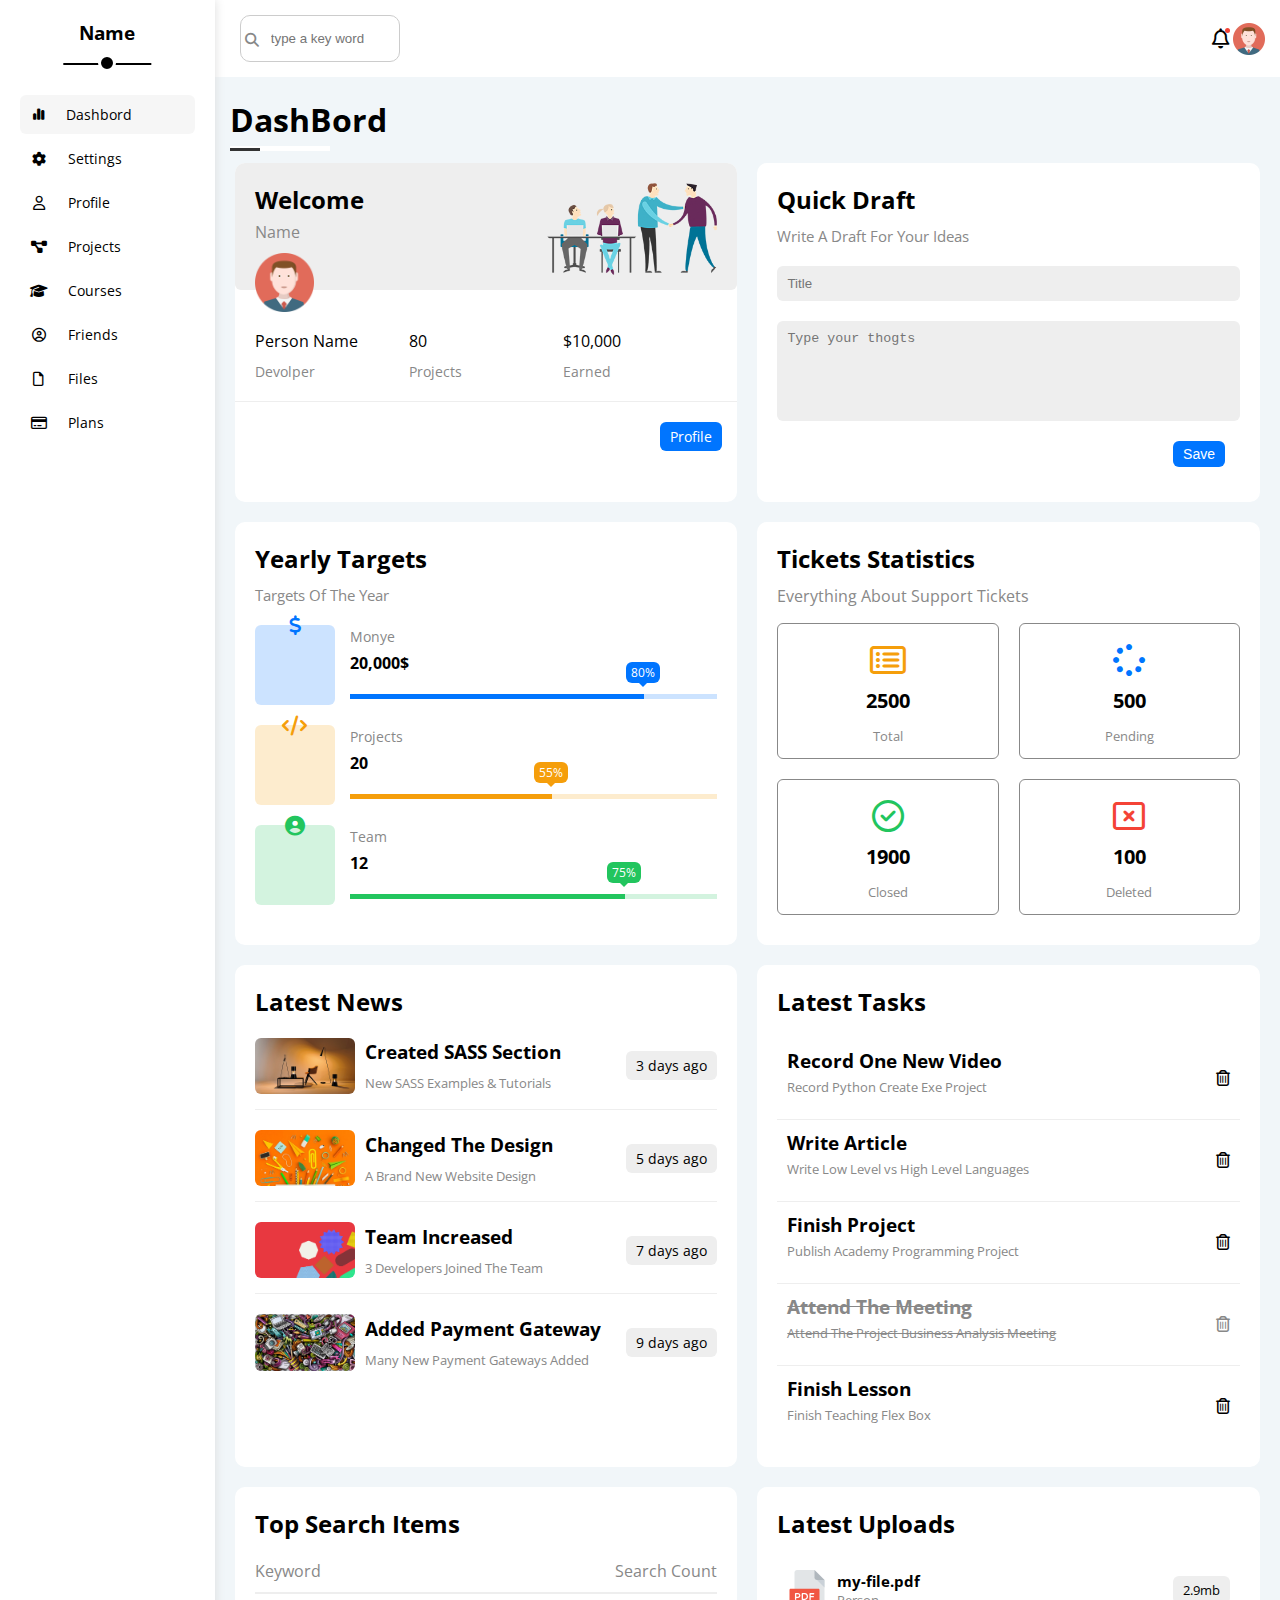
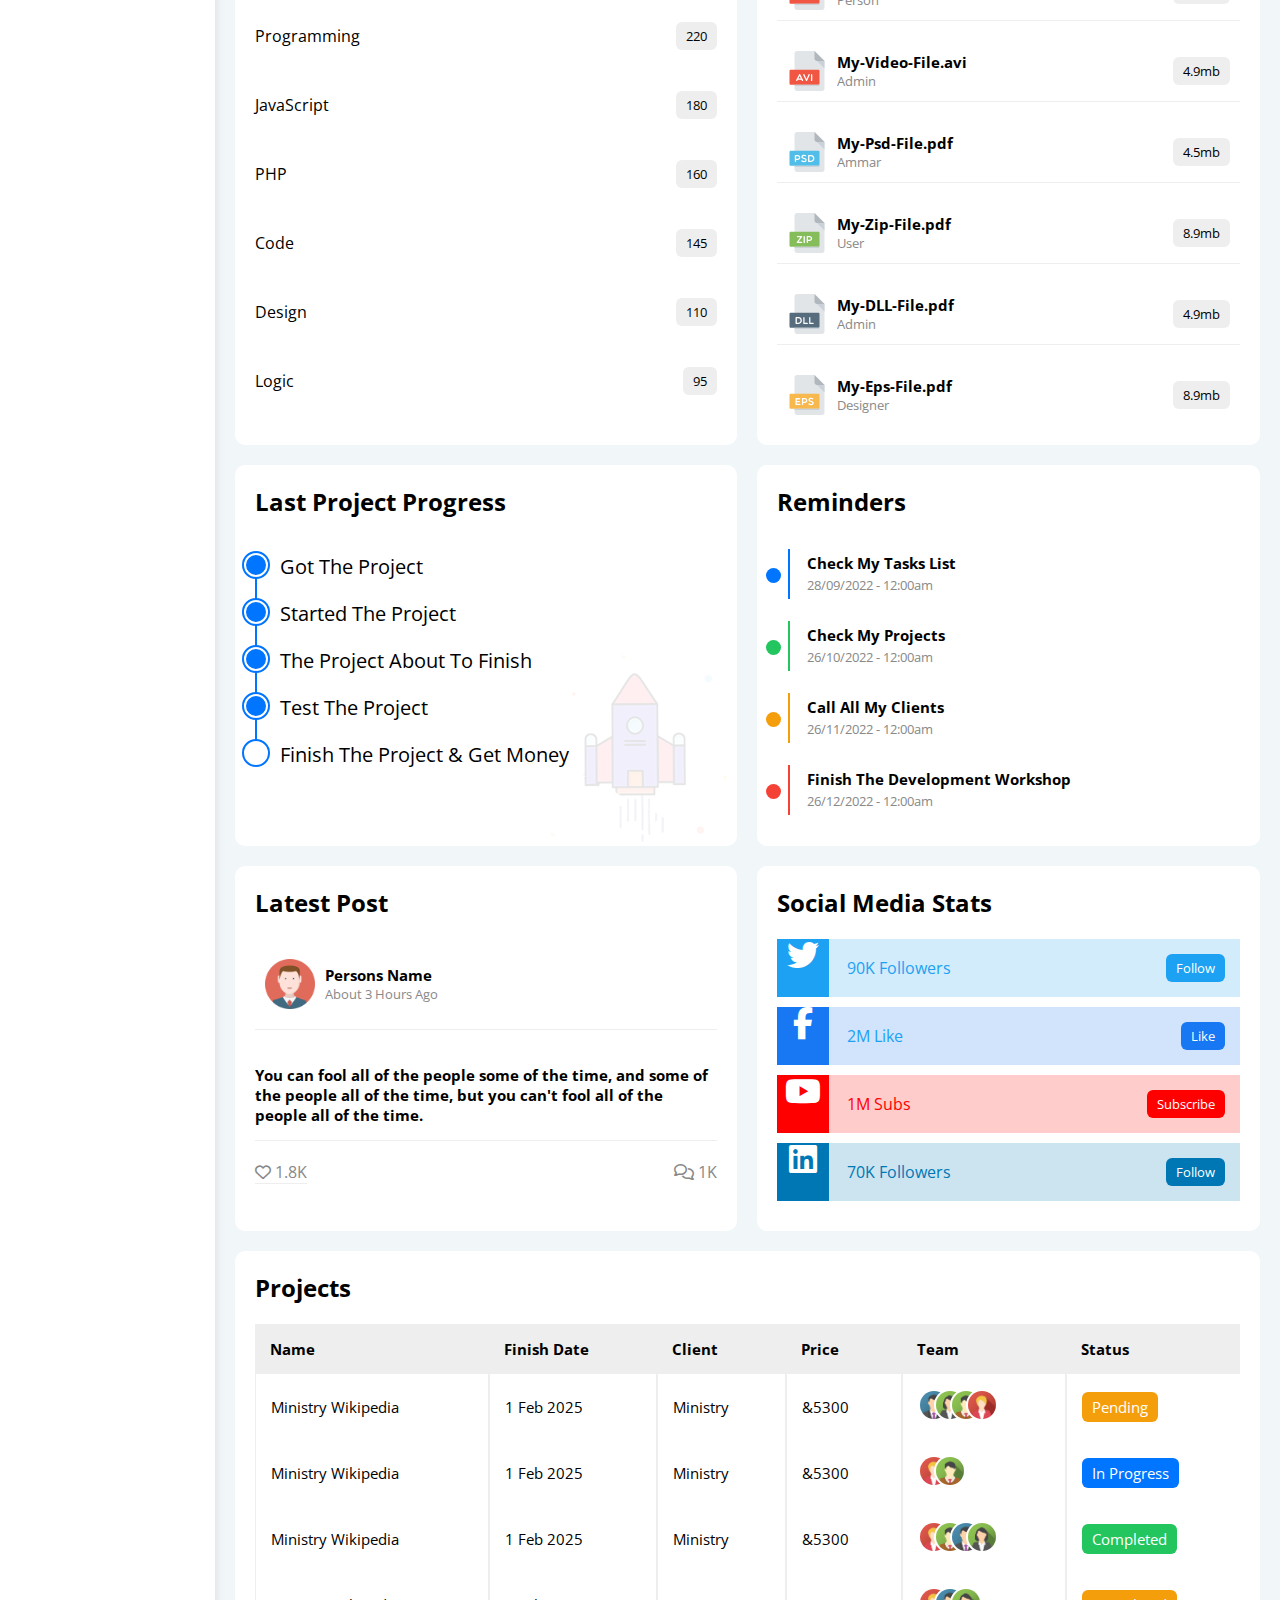
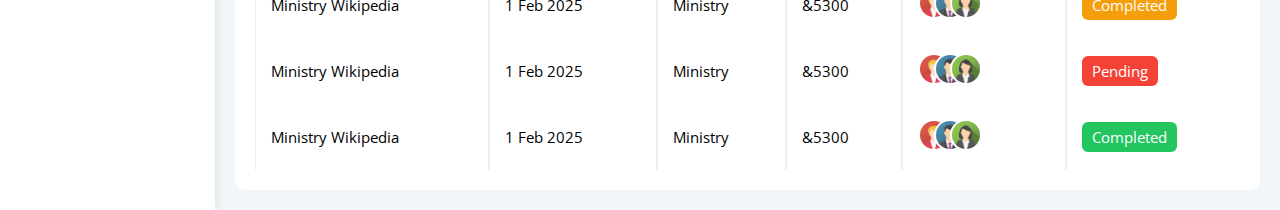
<file: index.html>
<!DOCTYPE html>
<html lang="en">

<head>
  <meta charset="UTF-8">
  <meta name="viewport" content="width=device-width, initial-scale=1.0">
  <link rel="stylesheet" href="../css/freamWork.css">
  <link rel="stylesheet" href="../css/main.css">
  <!-- Font -->
  <link rel="preconnect" href="https://fonts.googleapis.com">
  <link rel="preconnect" href="https://fonts.gstatic.com" crossorigin>
  <link
    href="https://fonts.googleapis.com/css2?family=Inter:ital,opsz,wght@0,14..32,100..900;1,14..32,100..900&family=Open+Sans:ital,wght@0,300..800;1,300..800&display=swap"
    rel="stylesheet">
  <!-- Font Aowsom -->
  <link rel="stylesheet" href="https://cdnjs.cloudflare.com/ajax/libs/font-awesome/6.6.0/css/all.min.css" />
  <title>DashBord</title>
</head>

<body> 
  <div class="page d-flex">
    <div class="sidebar bg-white p-20 p-relative">
      <h3 class="p-relative text-c mt-0">Name</h3>
      <ul>
        <li>
          <a class="active d-flex align-c fs-13 rad-6 p-10" href="index.html">
            <i class="fa-solid fa-chart-simple fa-fw"></i>
            <span class="pl-10 hide-mopile ">Dashbord</span>
          </a>
        </li>
        <li>
          <a class="d-flex align-c fs-14 c-black rad-6 p-10" href="settings.html">
            <i class="fa-solid fa-gear fa-fw"></i>
            <span class="pl-10 hide-mopile ">Settings</span>
          </a>
        </li>
        <li>
          <a class="d-flex align-c fs-14 c-black rad-6 p-10" href="profile.html">
            <i class="fa-regular fa-user fa-fw"></i>
            <span class="pl-10 hide-mopile ">Profile</span>
          </a>
        </li>
        <li>
          <a class="d-flex align-c fs-14 c-black rad-6 p-10" href="projects.html">
            <i class="fa-solid fa-diagram-project fa-fw"></i>
            <span class="pl-10 hide-mopile ">Projects</span>
          </a>
        </li>
        <li>
          <a class="d-flex align-c fs-14 c-black rad-6 p-10" href="courses.html">
            <i class="fa-solid fa-graduation-cap fa-fw"></i>
            <span class="pl-10 hide-mopile ">Courses</span>
          </a>
        </li>
        <li>
          <a class="d-flex align-c fs-14 c-black rad-6 p-10" href="friends.html">
            <i class="fa-regular fa-circle-user fa-fw"></i>
            <span class="pl-10 hide-mopile">Friends</span>
          </a>
        </li>
        <li>
          <a class="d-flex align-c fs-14 c-black rad-6 p-10" href="files.html">
            <i class="fa-regular fa-file fa-fw"></i>
            <span class="pl-10 hide-mopile ">Files</span>
          </a>
        </li>
        <li>
          <a class="d-flex align-c fs-14 c-black rad-6 p-10" href="plans.html">
            <i class="fa-regular fa-credit-card fa-fw"></i>
            <span class="pl-10 hide-mopile">Plans</span>
          </a>
        </li>
      </ul>
    </div>
    <div class="content w-full">
      <!-- Start head -->
      <div class="header between-flex p-15 bg-white">
        <div class="search p-relative">
          <input type="search" class="rad-6 p-15 " autocomplete="off" placeholder="type a key word">
        </div>
        <div class="avatar d-flex align-c">
          <span class="notefaction p-relative">
            <i class="fa-regular fa-bell fa-lg"></i>
          </span>
          <img src="../media/avatar.png" decoding="async" alt="avatar">
        </div>
      </div>
      <!-- End head -->
      <h1 class="p-relative ml-15 main-heading">DashBord</h1>
      <div class="wrapper d-grid gap-20 rad-6">
        <!-- Start welcome -->
        <div class="welcome bg-white rad-10 text-c-mopile p-relative">
          <div class="intro p-20 d-flex space-between bg-eee rad-6">
            <div>
              <h2 class="m-0">Welcome</h2>
              <p class="c-gray mt-5">Name</p>
            </div>
            <div class="hide-mopile">
              <img src="../media/welcome.png" alt="photo" decoding="async">
            </div>
          </div>
          <div class="avatar p-abslout ml-10">
            <img src="../media/avatar.png" alt="photo" decoding="async">
          </div>
          <div class="body p-20 mt-20 mb-20 d-flex block-mopile">
            <div>Person Name <span class="d-block c-gray fs-14 mt-10">Devolper</span></div>
            <div>80<span class="d-block c-gray fs-14 mt-10">Projects</span></div>
            <div>$10,000<span class="d-block c-gray fs-14 mt-10">Earned</span></div>
          </div>
          <a href="profile.html" class="visit d-block fs-14 bg-blue c-white w-fit btn-shape">Profile</a>
        </div>
        <!-- End welcome -->
        <!-- Stsrt quick draft -->
        <div class="quick-draft p-20 bg-white rad-10">
          <h2 class="mt-0 mb-10">Quick Draft</h2>
          <p class="mt-0 mb-20 c-gray fs-15">Write A Draft For Your Ideas</p>
          <form>
            <input class="d-block mb-20 w-full p-10 b-none bg-eee rad-6" type="text" placeholder="Title">
            <textarea class="d-block mb-20 w-full p-10 b-none bg-eee rad-6" placeholder="Type your thogts"></textarea>
            <input class="save d-block fs-14 bg-blue c-white b-none w-fit btn-shape" type="submit" value="Save">
          </form>
        </div>
        <!-- End quiq draft -->
        <!-- Start target -->
        <div class="target bg-white rad-10 p-20">
          <h2 class="m-0 mb-10">Yearly Targets</h2>
          <p class="c-gray mb-20 mt-10 fs-15">Targets Of The Year</p>
          <div class="target-row mb-20 blue center-flex">
            <div class="icon center-flex rad-6">
              <i class="fa-solid fa-dollar-sign fa-lg c-blue"></i>
            </div>
            <div class="detales">
              <span class="fs-14 c-gray">Monye</span>
              <span class="d-block mt-5 mb-10 fw-bold pb-10">20,000$</span>
              <div class="progress p-relative bg-blue blue">
                <span class="bg-blue blue" style="width: 80%;">
                  <span class="bg-blue">80%</span>
                </span>
              </div>
            </div>
          </div>
          <div class="target-row mb-20 orang center-flex">
            <div class="icon center-flex rad-6">
              <i class="fa-solid fas fa-code fa-lg c-orang"></i>
            </div>
            <div class="detales">
              <span class="fs-14 c-gray">Projects</span>
              <span class="d-block mt-5 mb-10 fw-bold pb-10">20</span>
              <div class="progress p-relative bg-orang orang">
                <span class="bg-orang orang" style="width: 55%;">
                  <span class="bg-orang">55%</span>
                </span>
              </div>
            </div>
          </div>
          <div class="target-row mb-20 green center-flex">
            <div class="icon center-flex rad-6">
              <i class="fa-solid far fa-user-circle fa-lg c-green"></i>
            </div>
            <div class="detales">
              <span class="fs-14 c-gray">Team</span>
              <span class="d-block mt-5 mb-10 fw-bold pb-10">12</span>
              <div class="progress p-relative bg-green green">
                <span class="bg-green green" style="width: 75%;">
                  <span class="bg-green">75%</span>
                </span>
              </div>
            </div>
          </div>
        </div>
        <!-- End target -->
        <!-- Start ticket -->
        <div class="ticket bg-white rad-10 p-20">
          <h2 class="m-0 mb-10">Tickets Statistics</h2>
          <p class="c-gray mt-10">Everything About Support Tickets</p>
          <div class="container d-grid">
            <div class="text-c rad-6 ">
              <i class="fa-regular fa-rectangle-list fa-2x mt-20 c-orang"></i>
              <span class="fw-bold fs-20 d-block mt-10">2500</span>
              <p class="c-gray fs-13">Total</p>
            </div>
            <div class="text-c rad-6 ">
              <i class="fa-solid fa-spinner fa-2x mt-20 c-blue"></i>
              <span class="fw-bold fs-20 d-block mt-10">500</span>
              <p class="c-gray fs-13">Pending</p>
            </div>
            <div class="text-c rad-6">
              <i class="fa-regular fa-circle-check fa-2x mt-20 c-green"></i>
              <span class="fw-bold fs-20 d-block mt-10">1900</span>
              <p class="c-gray fs-13">Closed</p>
            </div>
            <div class="deleted text-c rad-6">
              <i class="fa-regular fa-rectangle-xmark fa-2x mt-20 c-red"></i>
              <span class="fw-bold fs-20 d-block mt-10">100</span>
              <p class="c-gray fs-13">Deleted</p>
            </div>
          </div>
        </div>
        <!-- End ticket -->
        <!-- Start Latest News -->
        <div class="news rad-10 p-20 bg-white">
          <h2 class="m-0 mb-20">Latest News</h2>
          <div class="news-row between-flex mt-20 pb-15">
            <img class="rad-6" src="../media/news-01.png" alt="photo" decoding="async">
            <div class="info ml-10 text-c-mopile">
              <h3 class="m-0 mb-10 ">Created SASS Section</h3>
              <p class="m-0 c-gray fs-13 text-c-mopile">New SASS Examples & Tutorials</p>
            </div>
            <div class="btn-shape bg-eee w-fit fs-14">3 days ago</div>
          </div>
          <div class="news-row between-flex mt-20 pb-15">
            <img class="rad-6" src="../media/news-02.png" alt="photo" decoding="async">
            <div class="info ml-10 text-c-mopile">
              <h3 class="m-0 mb-10">Changed The Design</h3>
              <p class="m-0 c-gray fs-13">A Brand New Website Design</p>
            </div>
            <div class="btn-shape bg-eee w-fit fs-14">5 days ago</div>
          </div>
          <div class="news-row between-flex mt-20 pb-15">
            <img class="rad-6" src="../media/news-03.png" alt="photo" decoding="async">
            <div class="info ml-10 text-c-mopile">
              <h3 class="m-0 mb-10">Team Increased</h3>
              <p class="m-0 c-gray fs-13">3 Developers Joined The Team</p>
            </div>
            <div class="btn-shape bg-eee w-fit fs-14">7 days ago</div>
          </div>
          <div class="news-row between-flex mt-20 pb-15">
            <img class="rad-6" src="../media/news-04.png" alt="photo" decoding="async">
            <div class="info ml-10 text-c-mopile">
              <h3 class="m-0 mb-10">Added Payment Gateway</h3>
              <p class="m-0 c-gray fs-13">Many New Payment Gateways Added</p>
            </div>
            <div class="btn-shape bg-eee w-fit fs-14">9 days ago</div>
          </div>
        </div>
        <!-- End Latest News -->
        <!-- Start Latest Tasks -->
        <div class="latest-tasks p-20 bg-white rad-10">
          <h2 class="m-0 mb-20">Latest Tasks</h2>
          <div class="text between-flex p-10">
            <div class="info">
              <h3 class="m-0">Record One New Video</h3>
              <p class="c-gray fs-13 mt-5">Record Python Create Exe Project</p>
            </div>
            <i class="fa-regular fa-trash-can delete"></i>
          </div>
          <div class="text between-flex p-10">
            <div class="info">
              <h3 class="m-0">Write Article</h3>
              <p class="c-gray fs-13 mt-5">Write Low Level vs High Level Languages</p>
            </div>
            <i class="fa-regular fa-trash-can delete"></i>
          </div>
          <div class="text between-flex p-10">
            <div class="info">
              <h3 class="m-0">Finish Project</h3>
              <p class="c-gray fs-13 mt-5">Publish Academy Programming Project</p>
            </div>
            <i class="fa-regular fa-trash-can delete"></i>
          </div>
          <div class="text line between-flex p-10">
            <div class="info">
              <h3 class="m-0 c-gray">Attend The Meeting</h3>
              <p class="c-gray fs-13 mt-5">Attend The Project Business Analysis Meeting</p>
            </div>
            <i class="fa-regular fa-trash-can delete c-gray"></i>
          </div>
          <div class="text between-flex p-10">
            <div class="info">
              <h3 class="m-0">Finish Lesson</h3>
              <p class="c-gray fs-13 mt-5">Finish Teaching Flex Box</p>
            </div>
            <i class="fa-regular fa-trash-can delete"></i>
          </div>
        </div>
        <!-- End Latest Tasks -->
        <!-- Start Search Items -->
        <div class="search-item p-20 bg-white rad-10">
          <h2 class="m-0 mb-20">Top Search Items</h2>
          <div class="items-head between-flex c-gray">
            <div>Keyword</div>
            <div>Search Count</div>
          </div>
          <div class="item between-flex pt-15">
            <p>Programming</p>
            <span class="bg-eee btn-shape fs-13 m-0">220</span>
          </div>
          <div class="item between-flex pt-15">
            <p>JavaScript</p>
            <span class="bg-eee btn-shape fs-13">180</span>
          </div>
          <div class="item between-flex pt-15">
            <p>PHP</p>
            <span class="bg-eee btn-shape fs-13 ">160</span>
          </div>
          <div class="item between-flex pt-15">
            <p>Code</p>
            <span class="bg-eee btn-shape fs-13 ">145</span>
          </div>
          <div class="item between-flex pt-15">
            <p>Design</p>
            <span class="bg-eee btn-shape fs-13 ">110</span>
          </div>
          <div class="item between-flex pt-15">
            <p>Logic</p>
            <span class="bg-eee btn-shape fs-13">95</span>
          </div>
        </div>
        <!-- End Search Items -->
        <!-- Start Latest Uploads -->
        <div class="latest-uploads rad-10 p-20 bg-white">
          <h2 class="m-0 mb-20">Latest Uploads</h2>
          <div class="row between-flex p-10">
            <img class="img-s pr-10" src="../media/pdf.svg" alt="photo" decoding="async">
            <div class="content w-full">
              <h3 class="m-0 fs-15">my-file.pdf</h3>
              <p class="c-gray fs-13 m-0">Person</p>
            </div>
            <div class="btn-shape fs-13 bg-eee">2.9mb</div>
          </div>
          <div class="row between-flex mt-20 p-10">
            <img class="img-s pr-10" src="../media/avi.svg" alt="photo" decoding="async">
            <div class="content w-full">
              <h3 class="m-0 fs-15">My-Video-File.avi</h3>
              <p class="c-gray fs-13 m-0">Admin</p>
            </div>
            <div class="btn-shape fs-13 bg-eee">4.9mb</div>
          </div>
          <div class="row between-flex mt-20 p-10">
            <img class="img-s pr-10" src="../media/psd.svg" alt="photo" decoding="async">
            <div class="content w-full">
              <h3 class="m-0 fs-15">My-Psd-File.pdf</h3>
              <p class="c-gray fs-13 m-0">Ammar</p>
            </div>
            <div class="btn-shape fs-13 bg-eee">4.5mb</div>
          </div>
          <div class="row between-flex mt-20 p-10">
            <img class="img-s pr-10" src="../media/zip.svg" alt="photo" decoding="async">
            <div class="content w-full">
              <h3 class="m-0 fs-15">My-Zip-File.pdf</h3>
              <p class="c-gray fs-13 m-0">User</p>
            </div>
            <div class="btn-shape fs-13 bg-eee">8.9mb</div>
          </div>
          <div class="row between-flex mt-20 p-10">
            <img class="img-s pr-10" src="../media/dll.svg" alt="photo" decoding="async">
            <div class="content w-full">
              <h3 class="m-0 fs-15">My-DLL-File.pdf</h3>
              <p class="c-gray fs-13 m-0">Admin</p>
            </div>
            <div class="btn-shape fs-13 bg-eee">4.9mb</div>
          </div>
          <div class="row between-flex mt-20 p-10">
            <img class="img-s pr-10" src="../media/eps.svg" alt="photo" decoding="async">
            <div class="content w-full">
              <h3 class="m-0 fs-15">My-Eps-File.pdf</h3>
              <p class="c-gray fs-13 m-0">Designer</p>
            </div>
            <div class="btn-shape fs-13 bg-eee">8.9mb</div>
          </div>
        </div>
        <!-- End Latest Uploads -->
        <!-- Start Last Project Progress -->
        <div class="project-progress rad-10 bg-white p-20 p-relative">
          <h2 class="m-0 mb-20">Last Project Progress</h2>
          <ul class="p-relative p-15">
            <li class="ml-10 mb-20 fs-20 p-relative align-c">Got The Project</li>
            <li class="ml-10 mb-20 fs-20 p-relative">Started The Project</li>
            <li class="ml-10 mb-20 fs-20 p-relative">The Project About To Finish</li>
            <li class="slected ml-10 mb-20 fs-20 p-relative">Test The Project</li>
            <li class="ml-10 mb-20 fs-20 p-relative">Finish The Project & Get Money</li>
          </ul>
          <img class="p-abslout hide-mopile" src="../media/project.png" alt="photo" decoding="sync">
        </div>
        <!-- End Last Project Progress -->
        <!-- Start Reminders -->
        <div class="reminders p-20 rad-10 bg-white">
          <h2 class="m-0 mb-20">Reminders</h2>
          <div class="row-1 p-15 ml-15 p-relative ">
            <span class="d-block fw-bold fs-15 m-0">Check My Tasks List</span>
            <span class="c-gray fs-13">28/09/2022 - 12:00am</span>
          </div>
          <div class="row-2 p-15 ml-15 p-relative">
            <span class="d-block fw-bold fs-15 m-0">Check My Projects</span>
            <span class="c-gray fs-13">26/10/2022 - 12:00am</span>
          </div>
          <div class="row-3 p-15 ml-15 p-relative">
            <span class="d-block fw-bold fs-15 m-0">Call All My Clients</span>
            <span class="c-gray fs-13">26/11/2022 - 12:00am</span>
          </div>
          <div class="row-4 p-15 ml-15 p-relative">
            <span class="d-block fw-bold fs-15 m-0">Finish The Development Workshop</span>
            <span class="c-gray fs-13">26/12/2022 - 12:00am</span>
          </div>
        </div>
        <!-- End Reminders -->
        <!-- Start Latest Post -->
        <div class="latest-post p-20 rad-10 bg-white">
          <h2 class="m-0 mb-20">Latest Post</h2>
          <div class="d-flex align-c p-20 pl-10">
            <img class="img-s " src="../media/avatar.png" alt="photo" decoding="async">
            <div class="info ml-10">
              <p class="fs-15 fw-bold m-0 ">Persons Name</p>
              <p class="c-gray fs-13 m-0 ">About 3 Hours Ago</p>
            </div>
          </div>
          <div class="meassage mb-20 ">
            <span class="d-block mt-20 pt-15 pb-15 fw-bold fs-15">
              You can fool all of the people some of the time,
              and some of the people all of the time, but you can't fool all of the people all of the time.
            </span>
          </div>
          <div class="footer between-flex c-gray">
            <div>
              <i class="fa-regular fa-heart"></i>
              <span>1.8K</span>
            </div>
            <div>
              <i class="fa-regular fa-comments"></i>
              <span>1K</span>
            </div>
          </div>
        </div>
        <!-- End Latest Post -->
        <!-- Start Social Media  -->
        <div class="social-media p-20 bg-white rad-10 p-relative">
          <h2 class="mt-0 mb-20">Social Media Stats</h2>
          <div class="box twitter p-15 p-relative mb-10 between-flex">
            <i class="fa-brands fa-twitter fa-2x c-white h-full center-flex"></i>
            <span>90K Followers</span>
            <a class="fs-13 c-white btn-shape" href="#">Follow</a>
          </div>
          <div class="box facebook p-15 p-relative mb-10 between-flex">
            <i class="fa-brands fa-facebook-f fa-2x c-white h-full center-flex"></i>
            <span>2M Like</span>
            <a class="fs-13 c-white btn-shape" href="#">Like</a>
          </div>
          <div class="box youtube p-15 p-relative mb-10 between-flex">
            <i class="fa-brands fa-youtube fa-2x c-white h-full center-flex"></i>
            <span>1M Subs</span>
            <a class="fs-13 c-white btn-shape" href="#">Subscribe</a>
          </div>
          <div class="box linkedin p-15 p-relative mb-10 between-flex">
            <i class="fa-brands fa-linkedin fa-2x c-white h-full center-flex"></i>
            <span>70K Followers</span>
            <a class="fs-13 c-white btn-shape" href="#">Follow</a>
          </div>
        </div>
        <!-- End Social Media  -->
      </div>
      <!-- Start Project table -->
      <div class="projects p-20 bg-white rad-10 m-20">
        <h2 class="mt-0 mb-20">Projects</h2>
        <div class="responsive-table">
          <table class="fs-15 w-full">
            <thead>
              <tr>
                <td>Name</td>
                <td>Finish Date</td>
                <td>Client</td>
                <td>Price</td>
                <td>Team</td>
                <td>Status</td>
              </tr>
            </thead>
            <tbody>
              <tr>
              <td>Ministry Wikipedia</td>
              <td>1 Feb 2025</td>
              <td>Ministry</td>
              <td>&5300</td>
              <td>
                <img src="../media/team-01.png">
                <img src="../media/team-02.png">
                <img src="../media/team-03.png">
                <img src="../media/team-04.png">
              </td>
              <td>
                <span class="label bg-orang c-white btn-shape">Pending</span>
              </td>
              </tr>
              <tr>
              <td>Ministry Wikipedia</td>
              <td>1 Feb 2025</td>
              <td>Ministry</td>
              <td>&5300</td>
              <td>
                <img src="../media/team-04.png">
                <img src="../media/team-03.png">
              </td>
              <td>
                <span class="label bg-blue c-white btn-shape">In Progress</span>
              </td>
              </tr>
              <tr>
              <td>Ministry Wikipedia</td>
              <td>1 Feb 2025</td>
              <td>Ministry</td>
              <td>&5300</td>
              <td>
                <img src="../media/team-04.png">
                <img src="../media/team-03.png">
                <img src="../media/team-01.png">
                <img src="../media/team-02.png">
              </td>
              <td>
                <span class="label bg-green c-white btn-shape">Completed</span>
              </td>
              </tr>
              <tr>
              <td>Ministry Wikipedia</td>
              <td>1 Feb 2025</td>
              <td>Ministry</td>
              <td>&5300</td>
              <td>
                <img src="../media/team-04.png">
                <img src="../media/team-01.png">
                <img src="../media/team-02.png">
              </td>
              <td>
                <span class="label bg-orang c-white btn-shape">Completed</span>
              </td>
              </tr>
              <tr>
              <td>Ministry Wikipedia</td>
              <td>1 Feb 2025</td>
              <td>Ministry</td>
              <td>&5300</td>
              <td>
                <img src="../media/team-04.png">
                <img src="../media/team-01.png">
                <img src="../media/team-02.png">
              </td>
              <td>
                <span class="label bg-red c-white btn-shape">Pending</span>
              </td>
              </tr>
              <tr>
              <td>Ministry Wikipedia</td>
              <td>1 Feb 2025</td>
              <td>Ministry</td>
              <td>&5300</td>
              <td>
                <img src="../media/team-04.png">
                <img src="../media/team-01.png">
                <img src="../media/team-02.png">
              </td>
              <td>
                <span class="label bg-green c-white btn-shape">Completed</span>
              </td>
              </tr>
            </tbody>
          </table>
        </div>
      </div>
      <!-- End Project table -->
    </div>
  </div>
</body>

</html>
</file>
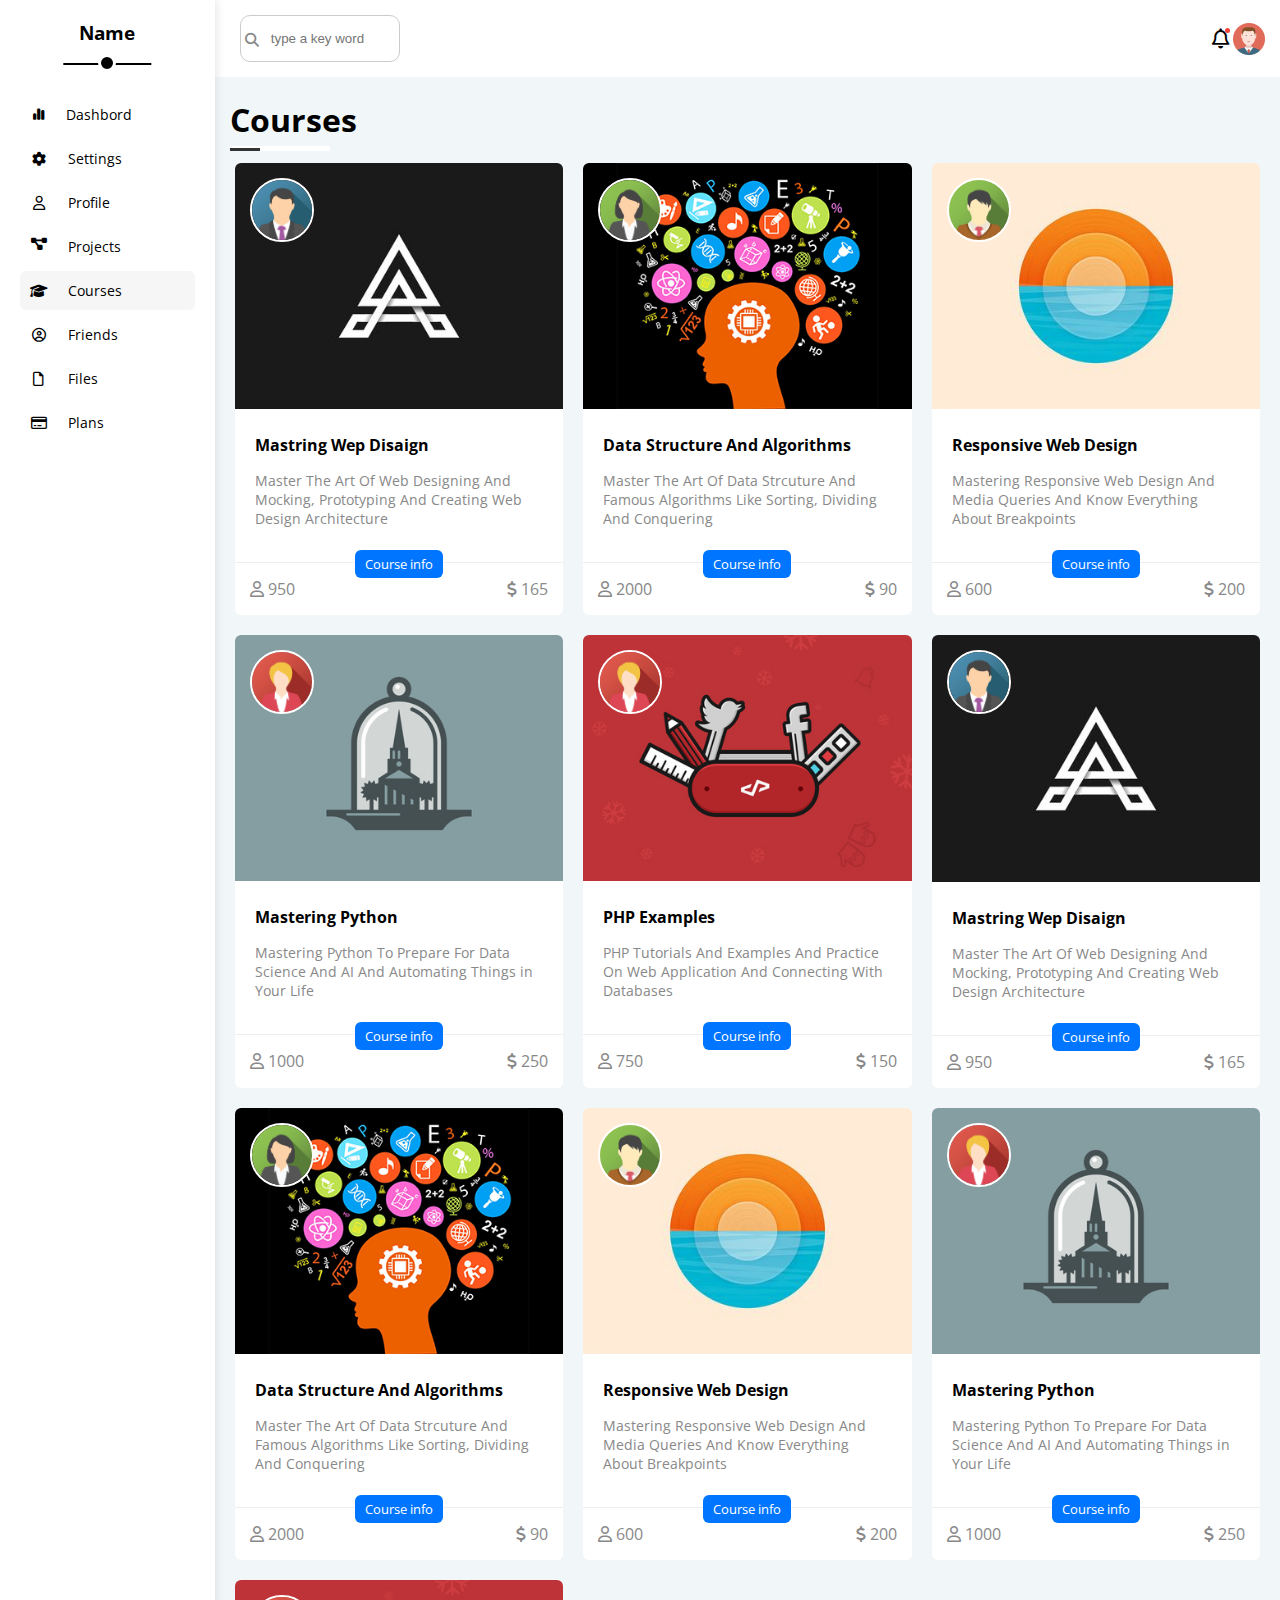
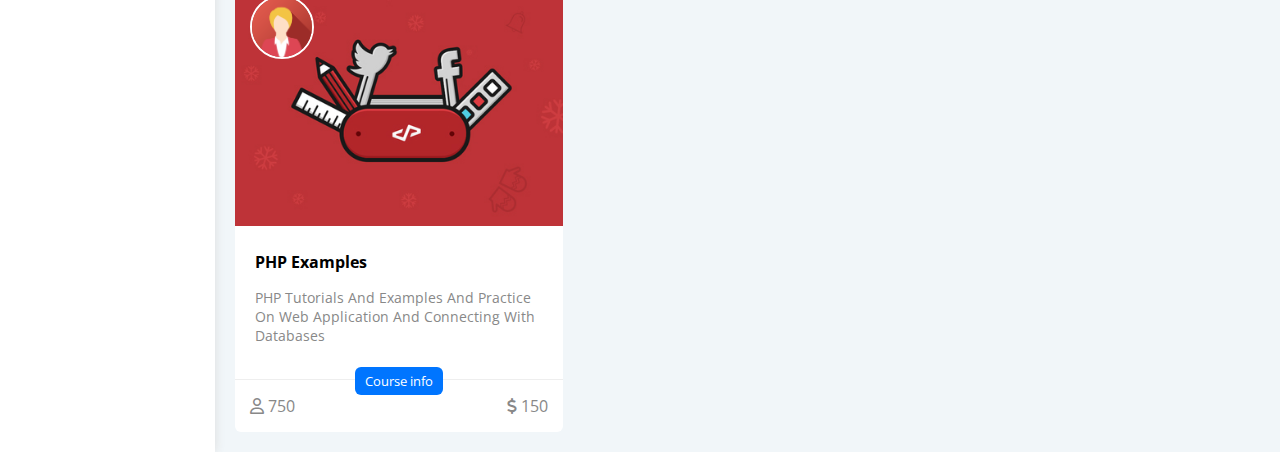
<file: html/courses.html>
<!DOCTYPE html>
<html lang="en">

<head>
  <meta charset="UTF-8">
  <meta name="viewport" content="width=device-width, initial-scale=1.0">
  <link rel="stylesheet" href="../css/freamWork.css">
  <link rel="stylesheet" href="../css/main.css">
  <!-- Font -->
  <link rel="preconnect" href="https://fonts.googleapis.com">
  <link rel="preconnect" href="https://fonts.gstatic.com" crossorigin>
  <link
    href="https://fonts.googleapis.com/css2?family=Inter:ital,opsz,wght@0,14..32,100..900;1,14..32,100..900&family=Open+Sans:ital,wght@0,300..800;1,300..800&display=swap"
    rel="stylesheet">
  <!-- Font Aowsom -->
  <link rel="stylesheet" href="https://cdnjs.cloudflare.com/ajax/libs/font-awesome/6.6.0/css/all.min.css" />
  <title>Course</title>
</head>

<body>
  <div class="page d-flex">
    <div class="sidebar bg-white p-20 p-relative">
      <h3 class="p-relative text-c mt-0">Name</h3>
      <ul>
        <li>
          <a class="d-flex align-c fs-13 rad-6 p-10" href="index.html">
            <i class="fa-solid fa-chart-simple fa-fw"></i>
            <span class="pl-10 hide-mopile ">Dashbord</span>
          </a>
        </li>
        <li>
          <a class="d-flex align-c fs-14 c-black rad-6 p-10" href="settings.html">
            <i class="fa-solid fa-gear fa-fw"></i>
            <span class="pl-10 hide-mopile ">Settings</span>
          </a>
        </li>
        <li>
          <a class="d-flex align-c fs-14 c-black rad-6 p-10" href="profile.html">
            <i class="fa-regular fa-user fa-fw"></i>
            <span class="pl-10 hide-mopile ">Profile</span>
          </a>
        </li>
        <li>
          <a class="d-flex ign-c fs-14 c-black rad-6 p-10" href="projects.html">
            <i class="fa-solid fa-diagram-project fa-fw"></i>
            <span class="pl-10 hide-mopile ">Projects</span>
          </a>
        </li>
        <li>
          <a class="active d-flex align-c fs-14 c-black rad-6 p-10" href="courses.html">
            <i class="fa-solid fa-graduation-cap fa-fw"></i>
            <span class="pl-10 hide-mopile ">Courses</span>
          </a>
        </li>
        <li>
          <a class="d-flex align-c fs-14 c-black rad-6 p-10" href="friends.html">
            <i class="fa-regular fa-circle-user fa-fw"></i>
            <span class="pl-10 hide-mopile">Friends</span>
          </a>
        </li>
        <li>
          <a class="d-flex align-c fs-14 c-black rad-6 p-10" href="files.html">
            <i class="fa-regular fa-file fa-fw"></i>
            <span class="pl-10 hide-mopile ">Files</span>
          </a>
        </li>
        <li>
          <a class="d-flex align-c fs-14 c-black rad-6 p-10" href="plans.html">
            <i class="fa-regular fa-credit-card fa-fw"></i>
            <span class="pl-10 hide-mopile">Plans</span>
          </a>
        </li>
      </ul>
    </div>
    <div class="content w-full">
      <!-- Start head -->
      <div class="header between-flex p-15 bg-white">
        <div class="search p-relative">
          <input type="search" class="rad-6 p-15 " autocomplete="off" placeholder="type a key word">
        </div>
        <div class="avatar d-flex align-c">
          <span class="notefaction p-relative">
            <i class="fa-regular fa-bell fa-lg"></i>
          </span>
          <img src="../media/avatar.png" decoding="async" alt="avatar">
        </div>
      </div>
      <!-- End head -->
      <h1 class="p-relative ml-15 main-heading">Courses</h1>
      <div class="courses-page d-grid gap-20 m-20">
        <div class="course bg-white rad-6 p-relative">
          <img class="cover" src="../media/course-01.jpg" alt="">
          <img class="inestrctor" src="../media/team-01.png" alt="">
          <div class="p-20">
            <h4 class="m-0">Mastring Wep Disaign</h4>
            <p class="disc c-gray mt-15 fs-14">
              Master The Art Of Web Designing And Mocking, Prototyping And Creating Web Design Architecture
            </p>
          </div>
          <div class="info p-15 p-relative between-flex">
            <span class="title bg-blue btn-shape c-white fs-13">Course info</span>
            <span class="c-gray">
              <i class="fa-regular fa-user"></i>
              950
            </span>
            <span class="c-gray">
              <i class="fa-solid fas fa-dollar-sign"></i>
              165
            </span>
          </div>
        </div>
        <div class="course bg-white rad-6 p-relative">
          <img class="cover" src="../media/course-02.jpg" alt="">
          <img class="inestrctor" src="../media/team-02.png" alt="">
          <div class="p-20">
            <h4 class="m-0">Data Structure And Algorithms</h4>
            <p class="disc c-gray mt-15 fs-14">
              Master The Art Of Data Strcuture And Famous Algorithms Like Sorting, Dividing And Conquering
            </p>
          </div>
          <div class="info p-15 p-relative between-flex">
            <span class="title bg-blue btn-shape c-white fs-13">Course info</span>
            <span class="c-gray">
              <i class="fa-regular fa-user"></i>
              2000
            </span>
            <span class="c-gray">
              <i class="fa-solid fas fa-dollar-sign"></i>
              90
            </span>
          </div>
        </div>
        <div class="course bg-white rad-6 p-relative">
          <img class="cover" src="../media/course-03.jpg" alt="">
          <img class="inestrctor" src="../media/team-03.png" alt="">
          <div class="p-20">
            <h4 class="m-0">Responsive Web Design</h4>
            <p class="disc c-gray mt-15 fs-14">
              Mastering Responsive Web Design And Media Queries And Know Everything About Breakpoints
            </p>
          </div>
          <div class="info p-15 p-relative between-flex">
            <span class="title bg-blue btn-shape c-white fs-13">Course info</span>
            <span class="c-gray">
              <i class="fa-regular fa-user"></i>
              600
            </span>
            <span class="c-gray">
              <i class="fa-solid fas fa-dollar-sign"></i>
              200
            </span>
          </div>
        </div>
        <div class="course bg-white rad-6 p-relative">
          <img class="cover" src="../media/course-04.jpg" alt="">
          <img class="inestrctor" src="../media/team-04.png" alt="">
          <div class="p-20">
            <h4 class="m-0">Mastering Python</h4>
            <p class="disc c-gray mt-15 fs-14">
              Mastering Python To Prepare For Data Science And AI And Automating Things in Your Life
            </p>
          </div>
          <div class="info p-15 p-relative between-flex">
            <span class="title bg-blue btn-shape c-white fs-13">Course info</span>
            <span class="c-gray">
              <i class="fa-regular fa-user"></i>
              1000
            </span>
            <span class="c-gray">
              <i class="fa-solid fas fa-dollar-sign"></i>
              250
            </span>
          </div>
        </div>
        <div class="course bg-white rad-6 p-relative">
          <img class="cover" src="../media/course-05.jpg" alt="">
          <img class="inestrctor" src="../media/team-05.png" alt="">
          <div class="p-20">
            <h4 class="m-0">PHP Examples</h4>
            <p class="disc c-gray mt-15 fs-14">
              PHP Tutorials And Examples And Practice On Web Application And Connecting With Databases
            </p>
          </div>
          <div class="info p-15 p-relative between-flex">
            <span class="title bg-blue btn-shape c-white fs-13">Course info</span>
            <span class="c-gray">
              <i class="fa-regular fa-user"></i>
              750
            </span>
            <span class="c-gray">
              <i class="fa-solid fas fa-dollar-sign"></i>
              150
            </span>
          </div>
        </div>
        <div class="course bg-white rad-6 p-relative">
          <img class="cover" src="../media/course-01.jpg" alt="">
          <img class="inestrctor" src="../media/team-01.png" alt="">
          <div class="p-20">
            <h4 class="m-0">Mastring Wep Disaign</h4>
            <p class="disc c-gray mt-15 fs-14">
              Master The Art Of Web Designing And Mocking, Prototyping And Creating Web Design Architecture
            </p>
          </div>
          <div class="info p-15 p-relative between-flex">
            <span class="title bg-blue btn-shape c-white fs-13">Course info</span>
            <span class="c-gray">
              <i class="fa-regular fa-user"></i>
              950
            </span>
            <span class="c-gray">
              <i class="fa-solid fas fa-dollar-sign"></i>
              165
            </span>
          </div>
        </div>
        <div class="course bg-white rad-6 p-relative">
          <img class="cover" src="../media/course-02.jpg" alt="">
          <img class="inestrctor" src="../media/team-02.png" alt="">
          <div class="p-20">
            <h4 class="m-0">Data Structure And Algorithms</h4>
            <p class="disc c-gray mt-15 fs-14">
              Master The Art Of Data Strcuture And Famous Algorithms Like Sorting, Dividing And Conquering
            </p>
          </div>
          <div class="info p-15 p-relative between-flex">
            <span class="title bg-blue btn-shape c-white fs-13">Course info</span>
            <span class="c-gray">
              <i class="fa-regular fa-user"></i>
              2000
            </span>
            <span class="c-gray">
              <i class="fa-solid fas fa-dollar-sign"></i>
              90
            </span>
          </div>
        </div>
        <div class="course bg-white rad-6 p-relative">
          <img class="cover" src="../media/course-03.jpg" alt="">
          <img class="inestrctor" src="../media/team-03.png" alt="">
          <div class="p-20">
            <h4 class="m-0">Responsive Web Design</h4>
            <p class="disc c-gray mt-15 fs-14">
              Mastering Responsive Web Design And Media Queries And Know Everything About Breakpoints
            </p>
          </div>
          <div class="info p-15 p-relative between-flex">
            <span class="title bg-blue btn-shape c-white fs-13">Course info</span>
            <span class="c-gray">
              <i class="fa-regular fa-user"></i>
              600
            </span>
            <span class="c-gray">
              <i class="fa-solid fas fa-dollar-sign"></i>
              200
            </span>
          </div>
        </div>
        <div class="course bg-white rad-6 p-relative">
          <img class="cover" src="../media/course-04.jpg" alt="">
          <img class="inestrctor" src="../media/team-04.png" alt="">
          <div class="p-20">
            <h4 class="m-0">Mastering Python</h4>
            <p class="disc c-gray mt-15 fs-14">
              Mastering Python To Prepare For Data Science And AI And Automating Things in Your Life
            </p>
          </div>
          <div class="info p-15 p-relative between-flex">
            <span class="title bg-blue btn-shape c-white fs-13">Course info</span>
            <span class="c-gray">
              <i class="fa-regular fa-user"></i>
              1000
            </span>
            <span class="c-gray">
              <i class="fa-solid fas fa-dollar-sign"></i>
              250
            </span>
          </div>
        </div>
        <div class="course bg-white rad-6 p-relative">
          <img class="cover" src="../media/course-05.jpg" alt="">
          <img class="inestrctor" src="../media/team-05.png" alt="">
          <div class="p-20">
            <h4 class="m-0">PHP Examples</h4>
            <p class="disc c-gray mt-15 fs-14">
              PHP Tutorials And Examples And Practice On Web Application And Connecting With Databases
            </p>
          </div>
          <div class="info p-15 p-relative between-flex">
            <span class="title bg-blue btn-shape c-white fs-13">Course info</span>
            <span class="c-gray">
              <i class="fa-regular fa-user"></i>
              750
            </span>
            <span class="c-gray">
              <i class="fa-solid fas fa-dollar-sign"></i>
              150
            </span>
          </div>
        </div>
      </div>
   
    </div>
</body>

</html>
</file>
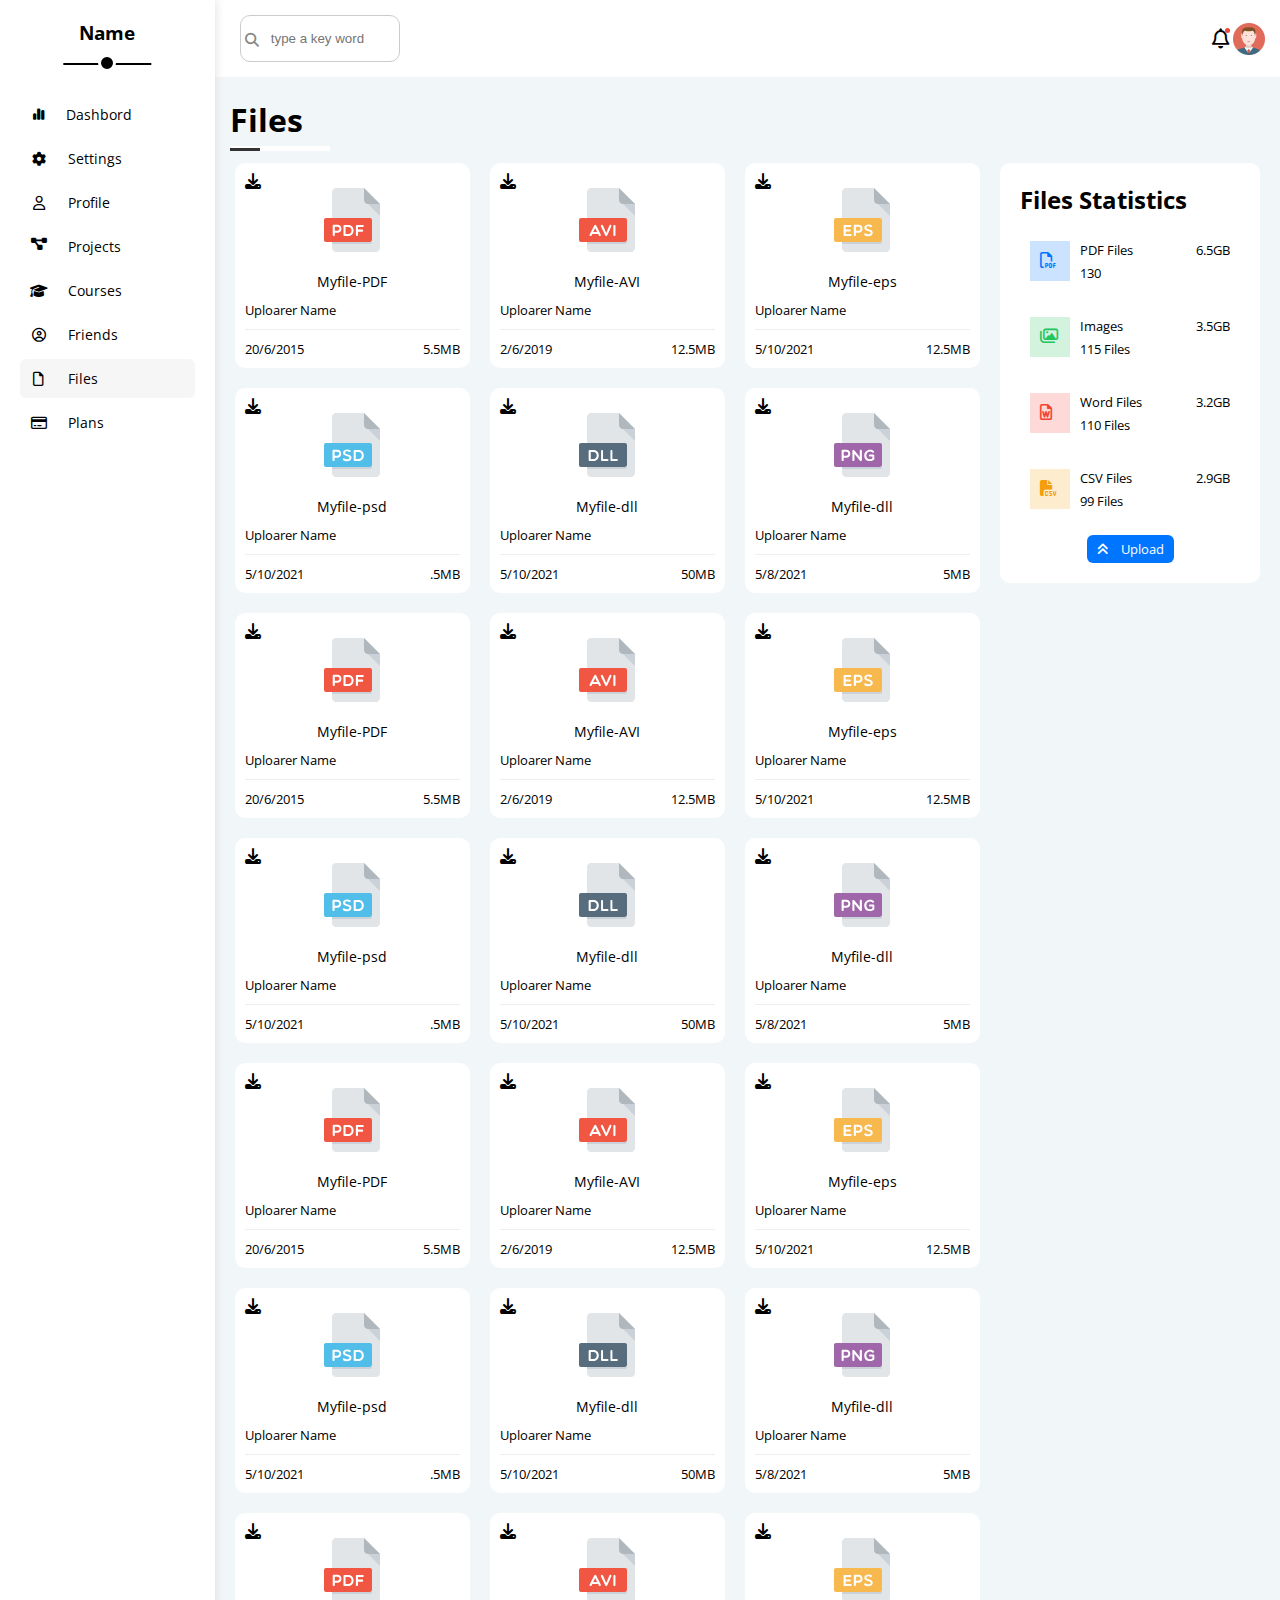
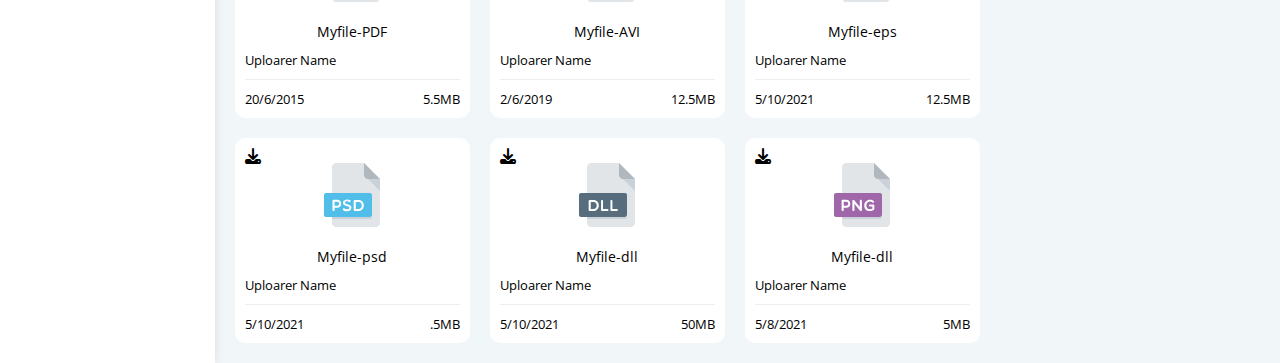
<file: html/files.html>
<!DOCTYPE html>
<html lang="en">

<head>
  <meta charset="UTF-8">
  <meta name="viewport" content="width=device-width, initial-scale=1.0">
  <link rel="stylesheet" href="../css/freamWork.css">
  <link rel="stylesheet" href="../css/main.css">
  <!-- Font -->
  <link rel="preconnect" href="https://fonts.googleapis.com">
  <link rel="preconnect" href="https://fonts.gstatic.com" crossorigin>
  <link
    href="https://fonts.googleapis.com/css2?family=Inter:ital,opsz,wght@0,14..32,100..900;1,14..32,100..900&family=Open+Sans:ital,wght@0,300..800;1,300..800&display=swap"
    rel="stylesheet">
  <!-- Font Aowsom -->
  <link rel="stylesheet" href="https://cdnjs.cloudflare.com/ajax/libs/font-awesome/6.6.0/css/all.min.css" />
  <title>Files</title>
</head>

<body>
  <div class="page d-flex">
    <div class="sidebar bg-white p-20 p-relative">
      <h3 class="p-relative text-c mt-0">Name</h3>
      <ul>
        <li>
          <a class="d-flex align-c fs-13 rad-6 p-10" href="index.html">
            <i class="fa-solid fa-chart-simple fa-fw"></i>
            <span class="pl-10 hide-mopile ">Dashbord</span>
          </a>
        </li>
        <li>
          <a class="d-flex align-c fs-14 c-black rad-6 p-10" href="settings.html">
            <i class="fa-solid fa-gear fa-fw"></i>
            <span class="pl-10 hide-mopile ">Settings</span>
          </a>
        </li>
        <li>
          <a class="d-flex align-c fs-14 c-black rad-6 p-10" href="profile.html">
            <i class="fa-regular fa-user fa-fw"></i>
            <span class="pl-10 hide-mopile ">Profile</span>
          </a>
        </li>
        <li>
          <a class="d-flex ign-c fs-14 c-black rad-6 p-10" href="projects.html">
            <i class="fa-solid fa-diagram-project fa-fw"></i>
            <span class="pl-10 hide-mopile ">Projects</span>
          </a>
        </li>
        <li>
          <a class="d-flex align-c fs-14 c-black rad-6 p-10" href="courses.html">
            <i class="fa-solid fa-graduation-cap fa-fw"></i>
            <span class="pl-10 hide-mopile ">Courses</span>
          </a>
        </li>
        <li>
          <a class="d-flex align-c fs-14 c-black rad-6 p-10" href="friends.html">
            <i class="fa-regular fa-circle-user fa-fw"></i>
            <span class="pl-10 hide-mopile">Friends</span>
          </a>
        </li>
        <li>
          <a class="active d-flex align-c fs-14 c-black rad-6 p-10" href="files.html">
            <i class="fa-regular fa-file fa-fw"></i>
            <span class="pl-10 hide-mopile ">Files</span>
          </a>
        </li>
        <li>
          <a class="d-flex align-c fs-14 c-black rad-6 p-10" href="plans.html">
            <i class="fa-regular fa-credit-card fa-fw"></i>
            <span class="pl-10 hide-mopile">Plans</span>
          </a>
        </li>
      </ul>
    </div>
    <div class="content w-full">
      <!-- Start head -->
      <div class="header between-flex p-15 bg-white">
        <div class="search p-relative">
          <input type="search" class="rad-6 p-15 " autocomplete="off" placeholder="type a key word">
        </div>
        <div class="avatar d-flex align-c">
          <span class="notefaction p-relative">
            <i class="fa-regular fa-bell fa-lg"></i>
          </span>
          <img src="../media/avatar.png" decoding="async" alt="avatar">
        </div>
      </div>
      <!-- End head -->
      <h1 class="p-relative ml-15 main-heading">Files</h1>
      <div class="file-page d-flex m-20 gap-20">
        <div class="file-states p-20 bg-white rad-10">
          <h2 class="mt-0 mb-15 text-c-mopile">Files Statistics</h2>
          <div class="d-flex align-center border-eee p-10 rad-6 mb-15 fs-13">
            <i class="fa-regular fa-file-pdf fa-lg blue center-flex c-blue icon"></i>
            <div class="info">
              <span>PDF Files</span>
              <span class="c-grey d-block mt-5">130</span>
            </div>
            <div class="size c-grey">6.5GB</div>
          </div>
          <div class="d-flex align-center border-eee p-10 rad-6 mb-15 fs-13">
            <i class="fa-regular fa-images fa-lg green center-flex c-green icon"></i>
            <div class="info">
              <span>Images</span>
              <span class="c-grey d-block mt-5">115 Files</span>
            </div>
            <div class="size c-grey">3.5GB</div>
          </div>
          <div class="d-flex align-center border-eee p-10 rad-6 mb-15 fs-13">
            <i class="fa-regular fa-file-word fa-lg red center-flex c-red icon"></i>
            <div class="info">
              <span>Word Files</span>
              <span class="c-grey d-block mt-5">110 Files</span>
            </div>
            <div class="size c-grey">3.2GB</div>
          </div>
          <div class="d-flex align-center border-eee p-10 rad-6 fs-13">
            <i class="fa-solid fa-file-csv fa-lg orange center-flex c-orang icon"></i>
            <div class="info">
              <span>CSV Files</span>
              <span class="c-grey d-block mt-5">99 Files</span>
            </div>
            <div class="size c-grey">2.9GB</div>
          </div>
          <a class="upload bg-blue c-white fs-13 rad-6 d-block w-fit btn-shape" href="#">
            <i class="fa-solid fa-angles-up mr-10"></i>
            Upload
          </a>
        </div>
        <div class="files-content d-grid gap-20">
          <div class="file bg-white p-10 rad-10">
            <i class="fa-solid fas fa-download c-grey p-abslout"></i>
            <div class="icone text-c">
              <img class="mt-15 mb-15" src="../media/pdf.svg">
            </div>
            <div class="text-c mb-10 fs-14">Myfile-PDF</div>
            <div class="c-grey fs-13">Uploarer Name</div>
            <div class="info between-flex mt-10 pt-10 fs-13 c-grey">
              <span>20/6/2015</span>
              <span>5.5MB</span>
            </div>
          </div>
          <div class="file bg-white p-10 rad-10">
            <i class="fa-solid fas fa-download c-grey p-abslout"></i>
            <div class="icone text-c">
              <img class="mt-15 mb-15" src="../media/avi.svg">
            </div>
            <div class="text-c mb-10 fs-14">Myfile-AVI</div>
            <div class="c-grey fs-13">Uploarer Name</div>
            <div class="info between-flex mt-10 pt-10 fs-13 c-grey">
              <span>2/6/2019</span>
              <span>12.5MB</span>
            </div>
          </div>
          <div class="file bg-white p-10 rad-10">
            <i class="fa-solid fas fa-download c-grey p-abslout"></i>
            <div class="icone text-c">
              <img class="mt-15 mb-15" src="../media/eps.svg">
            </div>
            <div class="text-c mb-10 fs-14">Myfile-eps</div>
            <div class="c-grey fs-13">Uploarer Name</div>
            <div class="info between-flex mt-10 pt-10 fs-13 c-grey">
              <span>5/10/2021</span>
              <span>12.5MB</span>
            </div>
          </div>
          <div class="file bg-white p-10 rad-10">
            <i class="fa-solid fas fa-download c-grey p-abslout"></i>
            <div class="icone text-c">
              <img class="mt-15 mb-15" src="../media/psd.svg">
            </div>
            <div class="text-c mb-10 fs-14">Myfile-psd</div>
            <div class="c-grey fs-13">Uploarer Name</div>
            <div class="info between-flex mt-10 pt-10 fs-13 c-grey">
              <span>5/10/2021</span>
              <span>.5MB</span>
            </div>
          </div>
          <div class="file bg-white p-10 rad-10">
            <i class="fa-solid fas fa-download c-grey p-abslout"></i>
            <div class="icone text-c">
              <img class="mt-15 mb-15" src="../media/dll.svg">
            </div>
            <div class="text-c mb-10 fs-14">Myfile-dll</div>
            <div class="c-grey fs-13">Uploarer Name</div>
            <div class="info between-flex mt-10 pt-10 fs-13 c-grey">
              <span>5/10/2021</span>
              <span>50MB</span>
            </div>
          </div>
          <div class="file bg-white p-10 rad-10">
            <i class="fa-solid fas fa-download c-grey p-abslout"></i>
            <div class="icone text-c">
              <img class="mt-15 mb-15" src="../media/png.svg">
            </div>
            <div class="text-c mb-10 fs-14">Myfile-dll</div>
            <div class="c-grey fs-13">Uploarer Name</div>
            <div class="info between-flex mt-10 pt-10 fs-13 c-grey">
              <span>5/8/2021</span>
              <span>5MB</span>
            </div>
          </div>
          <div class="file bg-white p-10 rad-10">
            <i class="fa-solid fas fa-download c-grey p-abslout"></i>
            <div class="icone text-c">
              <img class="mt-15 mb-15" src="../media/pdf.svg">
            </div>
            <div class="text-c mb-10 fs-14">Myfile-PDF</div>
            <div class="c-grey fs-13">Uploarer Name</div>
            <div class="info between-flex mt-10 pt-10 fs-13 c-grey">
              <span>20/6/2015</span>
              <span>5.5MB</span>
            </div>
          </div>
          <div class="file bg-white p-10 rad-10">
            <i class="fa-solid fas fa-download c-grey p-abslout"></i>
            <div class="icone text-c">
              <img class="mt-15 mb-15" src="../media/avi.svg">
            </div>
            <div class="text-c mb-10 fs-14">Myfile-AVI</div>
            <div class="c-grey fs-13">Uploarer Name</div>
            <div class="info between-flex mt-10 pt-10 fs-13 c-grey">
              <span>2/6/2019</span>
              <span>12.5MB</span>
            </div>
          </div>
          <div class="file bg-white p-10 rad-10">
            <i class="fa-solid fas fa-download c-grey p-abslout"></i>
            <div class="icone text-c">
              <img class="mt-15 mb-15" src="../media/eps.svg">
            </div>
            <div class="text-c mb-10 fs-14">Myfile-eps</div>
            <div class="c-grey fs-13">Uploarer Name</div>
            <div class="info between-flex mt-10 pt-10 fs-13 c-grey">
              <span>5/10/2021</span>
              <span>12.5MB</span>
            </div>
          </div>
          <div class="file bg-white p-10 rad-10">
            <i class="fa-solid fas fa-download c-grey p-abslout"></i>
            <div class="icone text-c">
              <img class="mt-15 mb-15" src="../media/psd.svg">
            </div>
            <div class="text-c mb-10 fs-14">Myfile-psd</div>
            <div class="c-grey fs-13">Uploarer Name</div>
            <div class="info between-flex mt-10 pt-10 fs-13 c-grey">
              <span>5/10/2021</span>
              <span>.5MB</span>
            </div>
          </div>
          <div class="file bg-white p-10 rad-10">
            <i class="fa-solid fas fa-download c-grey p-abslout"></i>
            <div class="icone text-c">
              <img class="mt-15 mb-15" src="../media/dll.svg">
            </div>
            <div class="text-c mb-10 fs-14">Myfile-dll</div>
            <div class="c-grey fs-13">Uploarer Name</div>
            <div class="info between-flex mt-10 pt-10 fs-13 c-grey">
              <span>5/10/2021</span>
              <span>50MB</span>
            </div>
          </div>
          <div class="file bg-white p-10 rad-10">
            <i class="fa-solid fas fa-download c-grey p-abslout"></i>
            <div class="icone text-c">
              <img class="mt-15 mb-15" src="../media/png.svg">
            </div>
            <div class="text-c mb-10 fs-14">Myfile-dll</div>
            <div class="c-grey fs-13">Uploarer Name</div>
            <div class="info between-flex mt-10 pt-10 fs-13 c-grey">
              <span>5/8/2021</span>
              <span>5MB</span>
            </div>
          </div>
          <div class="file bg-white p-10 rad-10">
            <i class="fa-solid fas fa-download c-grey p-abslout"></i>
            <div class="icone text-c">
              <img class="mt-15 mb-15" src="../media/pdf.svg">
            </div>
            <div class="text-c mb-10 fs-14">Myfile-PDF</div>
            <div class="c-grey fs-13">Uploarer Name</div>
            <div class="info between-flex mt-10 pt-10 fs-13 c-grey">
              <span>20/6/2015</span>
              <span>5.5MB</span>
            </div>
          </div>
          <div class="file bg-white p-10 rad-10">
            <i class="fa-solid fas fa-download c-grey p-abslout"></i>
            <div class="icone text-c">
              <img class="mt-15 mb-15" src="../media/avi.svg">
            </div>
            <div class="text-c mb-10 fs-14">Myfile-AVI</div>
            <div class="c-grey fs-13">Uploarer Name</div>
            <div class="info between-flex mt-10 pt-10 fs-13 c-grey">
              <span>2/6/2019</span>
              <span>12.5MB</span>
            </div>
          </div>
          <div class="file bg-white p-10 rad-10">
            <i class="fa-solid fas fa-download c-grey p-abslout"></i>
            <div class="icone text-c">
              <img class="mt-15 mb-15" src="../media/eps.svg">
            </div>
            <div class="text-c mb-10 fs-14">Myfile-eps</div>
            <div class="c-grey fs-13">Uploarer Name</div>
            <div class="info between-flex mt-10 pt-10 fs-13 c-grey">
              <span>5/10/2021</span>
              <span>12.5MB</span>
            </div>
          </div>
          <div class="file bg-white p-10 rad-10">
            <i class="fa-solid fas fa-download c-grey p-abslout"></i>
            <div class="icone text-c">
              <img class="mt-15 mb-15" src="../media/psd.svg">
            </div>
            <div class="text-c mb-10 fs-14">Myfile-psd</div>
            <div class="c-grey fs-13">Uploarer Name</div>
            <div class="info between-flex mt-10 pt-10 fs-13 c-grey">
              <span>5/10/2021</span>
              <span>.5MB</span>
            </div>
          </div>
          <div class="file bg-white p-10 rad-10">
            <i class="fa-solid fas fa-download c-grey p-abslout"></i>
            <div class="icone text-c">
              <img class="mt-15 mb-15" src="../media/dll.svg">
            </div>
            <div class="text-c mb-10 fs-14">Myfile-dll</div>
            <div class="c-grey fs-13">Uploarer Name</div>
            <div class="info between-flex mt-10 pt-10 fs-13 c-grey">
              <span>5/10/2021</span>
              <span>50MB</span>
            </div>
          </div>
          <div class="file bg-white p-10 rad-10">
            <i class="fa-solid fas fa-download c-grey p-abslout"></i>
            <div class="icone text-c">
              <img class="mt-15 mb-15" src="../media/png.svg">
            </div>
            <div class="text-c mb-10 fs-14">Myfile-dll</div>
            <div class="c-grey fs-13">Uploarer Name</div>
            <div class="info between-flex mt-10 pt-10 fs-13 c-grey">
              <span>5/8/2021</span>
              <span>5MB</span>
            </div>
          </div>
          <div class="file bg-white p-10 rad-10">
            <i class="fa-solid fas fa-download c-grey p-abslout"></i>
            <div class="icone text-c">
              <img class="mt-15 mb-15" src="../media/pdf.svg">
            </div>
            <div class="text-c mb-10 fs-14">Myfile-PDF</div>
            <div class="c-grey fs-13">Uploarer Name</div>
            <div class="info between-flex mt-10 pt-10 fs-13 c-grey">
              <span>20/6/2015</span>
              <span>5.5MB</span>
            </div>
          </div>
          <div class="file bg-white p-10 rad-10">
            <i class="fa-solid fas fa-download c-grey p-abslout"></i>
            <div class="icone text-c">
              <img class="mt-15 mb-15" src="../media/avi.svg">
            </div>
            <div class="text-c mb-10 fs-14">Myfile-AVI</div>
            <div class="c-grey fs-13">Uploarer Name</div>
            <div class="info between-flex mt-10 pt-10 fs-13 c-grey">
              <span>2/6/2019</span>
              <span>12.5MB</span>
            </div>
          </div>
          <div class="file bg-white p-10 rad-10">
            <i class="fa-solid fas fa-download c-grey p-abslout"></i>
            <div class="icone text-c">
              <img class="mt-15 mb-15" src="../media/eps.svg">
            </div>
            <div class="text-c mb-10 fs-14">Myfile-eps</div>
            <div class="c-grey fs-13">Uploarer Name</div>
            <div class="info between-flex mt-10 pt-10 fs-13 c-grey">
              <span>5/10/2021</span>
              <span>12.5MB</span>
            </div>
          </div>
          <div class="file bg-white p-10 rad-10">
            <i class="fa-solid fas fa-download c-grey p-abslout"></i>
            <div class="icone text-c">
              <img class="mt-15 mb-15" src="../media/psd.svg">
            </div>
            <div class="text-c mb-10 fs-14">Myfile-psd</div>
            <div class="c-grey fs-13">Uploarer Name</div>
            <div class="info between-flex mt-10 pt-10 fs-13 c-grey">
              <span>5/10/2021</span>
              <span>.5MB</span>
            </div>
          </div>
          <div class="file bg-white p-10 rad-10">
            <i class="fa-solid fas fa-download c-grey p-abslout"></i>
            <div class="icone text-c">
              <img class="mt-15 mb-15" src="../media/dll.svg">
            </div>
            <div class="text-c mb-10 fs-14">Myfile-dll</div>
            <div class="c-grey fs-13">Uploarer Name</div>
            <div class="info between-flex mt-10 pt-10 fs-13 c-grey">
              <span>5/10/2021</span>
              <span>50MB</span>
            </div>
          </div>
          <div class="file bg-white p-10 rad-10">
            <i class="fa-solid fas fa-download c-grey p-abslout"></i>
            <div class="icone text-c">
              <img class="mt-15 mb-15" src="../media/png.svg">
            </div>
            <div class="text-c mb-10 fs-14">Myfile-dll</div>
            <div class="c-grey fs-13">Uploarer Name</div>
            <div class="info between-flex mt-10 pt-10 fs-13 c-grey">
              <span>5/8/2021</span>
              <span>5MB</span>
            </div>
          </div>
        </div>
      </div>

    </div>
</body>

</html>
</file>
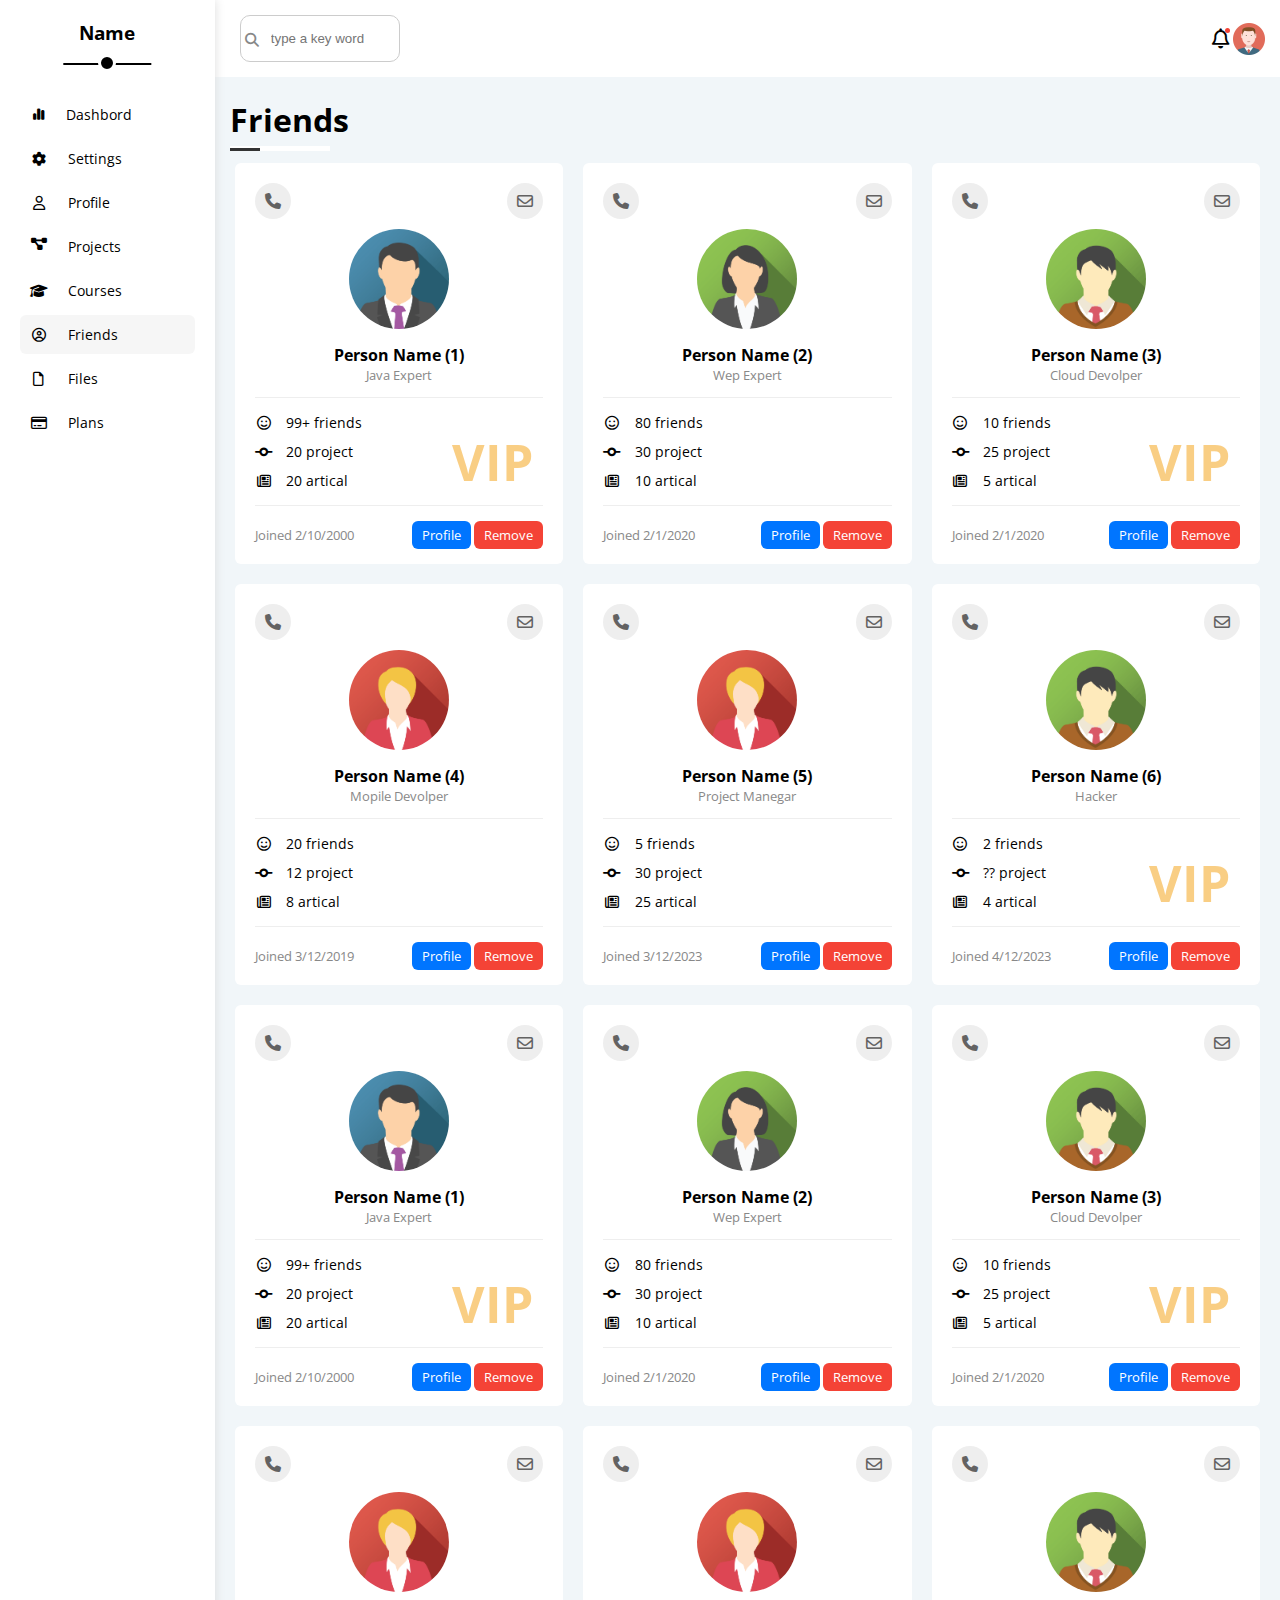
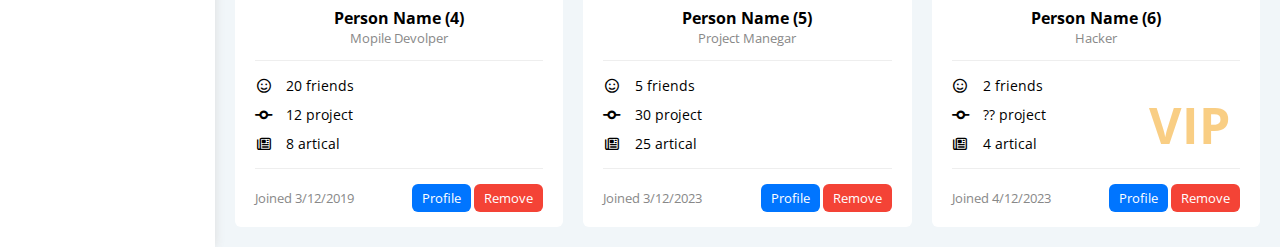
<file: html/friends.html>
<!DOCTYPE html>
<html lang="en">

<head>
  <meta charset="UTF-8">
  <meta name="viewport" content="width=device-width, initial-scale=1.0">
  <link rel="stylesheet" href="../css/freamWork.css">
  <link rel="stylesheet" href="../css/main.css">
  <!-- Font -->
  <link rel="preconnect" href="https://fonts.googleapis.com">
  <link rel="preconnect" href="https://fonts.gstatic.com" crossorigin>
  <link
    href="https://fonts.googleapis.com/css2?family=Inter:ital,opsz,wght@0,14..32,100..900;1,14..32,100..900&family=Open+Sans:ital,wght@0,300..800;1,300..800&display=swap"
    rel="stylesheet">
  <!-- Font Aowsom -->
  <link rel="stylesheet" href="https://cdnjs.cloudflare.com/ajax/libs/font-awesome/6.6.0/css/all.min.css" />
  <title>Friends</title>
</head>

<body>
  <div class="page d-flex">
    <div class="sidebar bg-white p-20 p-relative">
      <h3 class="p-relative text-c mt-0">Name</h3>
      <ul>
        <li>
          <a class="d-flex align-c fs-13 rad-6 p-10" href="index.html">
            <i class="fa-solid fa-chart-simple fa-fw"></i>
            <span class="pl-10 hide-mopile ">Dashbord</span>
          </a>
        </li>
        <li>
          <a class="d-flex align-c fs-14 c-black rad-6 p-10" href="settings.html">
            <i class="fa-solid fa-gear fa-fw"></i>
            <span class="pl-10 hide-mopile ">Settings</span>
          </a>
        </li>
        <li>
          <a class="d-flex align-c fs-14 c-black rad-6 p-10" href="profile.html">
            <i class="fa-regular fa-user fa-fw"></i>
            <span class="pl-10 hide-mopile ">Profile</span>
          </a>
        </li>
        <li>
          <a class="d-flex ign-c fs-14 c-black rad-6 p-10" href="projects.html">
            <i class="fa-solid fa-diagram-project fa-fw"></i>
            <span class="pl-10 hide-mopile ">Projects</span>
          </a>
        </li>
        <li>
          <a class="d-flex align-c fs-14 c-black rad-6 p-10" href="courses.html">
            <i class="fa-solid fa-graduation-cap fa-fw"></i>
            <span class="pl-10 hide-mopile ">Courses</span>
          </a>
        </li>
        <li>
          <a class="active d-flex align-c fs-14 c-black rad-6 p-10" href="friends.html">
            <i class="fa-regular fa-circle-user fa-fw"></i>
            <span class="pl-10 hide-mopile">Friends</span>
          </a>
        </li>
        <li>
          <a class="d-flex align-c fs-14 c-black rad-6 p-10" href="files.html">
            <i class="fa-regular fa-file fa-fw"></i>
            <span class="pl-10 hide-mopile ">Files</span>
          </a>
        </li>
        <li>
          <a class="d-flex align-c fs-14 c-black rad-6 p-10" href="plans.html">
            <i class="fa-regular fa-credit-card fa-fw"></i>
            <span class="pl-10 hide-mopile">Plans</span>
          </a>
        </li>
      </ul>
    </div>
    <div class="content w-full">
      <!-- Start head -->
      <div class="header between-flex p-15 bg-white">
        <div class="search p-relative">
          <input type="search" class="rad-6 p-15 " autocomplete="off" placeholder="type a key word">
        </div>
        <div class="avatar d-flex align-c">
          <span class="notefaction p-relative">
            <i class="fa-regular fa-bell fa-lg"></i>
          </span>
          <img src="../media/avatar.png" decoding="async" alt="avatar">
        </div>
      </div>
      <!-- End head -->
      <h1 class="p-relative ml-15 main-heading">Friends</h1>
      <div class="friends-page d-grid gap-20 m-20">
        <div class="friend bg-white rad-6 p-20 p-relative">
          <div class="contact between-flex">
            <i class="fa-solid fa-phone"></i>
            <i class="fa-regular far fa-envelope center-flex"></i>
          </div>
          <div class="text-c">
            <img class="rad-half mt-10 mb-10 w-100 h-100" src="../media/team-01.png" alt="">
            <h4 class="m-0">Person Name (1)</h4>
            <p class="c-gray fs-13 m-5 mt-0">Java Expert</p>
          </div>
          <div class="icons fs-14 p-relative mt-20">
            <div class="mb-10">
              <i class="fa-regular fa-face-smile fa-fw"></i>
              <span>99+ friends</span>
            </div>
            <div class="mb-10">
              <i class="fa-solid fa-code-commit fa-fw"></i>
              <span>20 project</span>
            </div>
            <div>
              <i class="fa-regular far fa-newspaper fa-fw"></i>
              <span>20 artical</span>
            </div>
            <span class="vip fw-bold c-orang">VIP</span>
          </div>
          <div class="info between-flex fs-13 mt-20">
            <span class="c-gray">
              Joined 2/10/2000
            </span>
            <div>
              <a class="btn-shape bg-blue c-white" href="profile.html">Profile</a>
              <a class="btn-shape bg-red c-white" href="#">Remove</a>
            </div>
          </div>
        </div>
        <div class="friend bg-white rad-6 p-20 p-relative">
          <div class="contact between-flex">
            <i class="fa-solid fa-phone"></i>
            <i class="fa-regular far fa-envelope center-flex"></i>
          </div>
          <div class="text-c">
            <img class="rad-half mt-10 mb-10 w-100 h-100" src="../media/team-02.png" alt="">
            <h4 class="m-0">Person Name (2)</h4>
            <p class="c-gray fs-13 m-5 mt-0">Wep Expert</p>
          </div>
          <div class="icons fs-14 p-relative mt-20">
            <div class="mb-10">
              <i class="fa-regular fa-face-smile fa-fw"></i>
              <span>80 friends</span>
            </div>
            <div class="mb-10">
              <i class="fa-solid fa-code-commit fa-fw"></i>
              <span>30 project</span>
            </div>
            <div>
              <i class="fa-regular far fa-newspaper fa-fw"></i>
              <span>10 artical</span>
            </div>
          </div>
          <div class="info between-flex fs-13 mt-20">
            <span class="c-gray">
              Joined 2/1/2020
            </span>
            <div>
              <a class="btn-shape bg-blue c-white" href="profile.html">Profile</a>
              <a class="btn-shape bg-red c-white" href="#">Remove</a>
            </div>
          </div>
        </div>
        <div class="friend bg-white rad-6 p-20 p-relative">
          <div class="contact between-flex">
            <i class="fa-solid fa-phone"></i>
            <i class="fa-regular far fa-envelope center-flex"></i>
          </div>
          <div class="text-c">
            <img class="rad-half mt-10 mb-10 w-100 h-100" src="../media/team-03.png" alt="">
            <h4 class="m-0">Person Name (3)</h4>
            <p class="c-gray fs-13 m-5 mt-0">Cloud Devolper</p>
          </div>
          <div class="icons fs-14 p-relative mt-20">
            <div class="mb-10">
              <i class="fa-regular fa-face-smile fa-fw"></i>
              <span>10 friends</span>
            </div>
            <div class="mb-10">
              <i class="fa-solid fa-code-commit fa-fw"></i>
              <span>25 project</span>
            </div>
            <div>
              <i class="fa-regular far fa-newspaper fa-fw"></i>
              <span>5 artical</span>
            </div>
            <span class="vip fw-bold c-orang">VIP</span>
          </div>
          <div class="info between-flex fs-13 mt-20">
            <span class="c-gray">
              Joined 2/1/2020
            </span>
            <div>
              <a class="btn-shape bg-blue c-white" href="profile.html">Profile</a>
              <a class="btn-shape bg-red c-white" href="#">Remove</a>
            </div>
          </div>
        </div>
        <div class="friend bg-white rad-6 p-20 p-relative">
          <div class="contact between-flex">
            <i class="fa-solid fa-phone"></i>
            <i class="fa-regular far fa-envelope center-flex"></i>
          </div>
          <div class="text-c">
            <img class="rad-half mt-10 mb-10 w-100 h-100" src="../media/team-04.png" alt="">
            <h4 class="m-0">Person Name (4)</h4>
            <p class="c-gray fs-13 m-5 mt-0">Mopile Devolper</p>
          </div>
          <div class="icons fs-14 p-relative mt-20">
            <div class="mb-10">
              <i class="fa-regular fa-face-smile fa-fw"></i>
              <span>20 friends</span>
            </div>
            <div class="mb-10">
              <i class="fa-solid fa-code-commit fa-fw"></i>
              <span>12 project</span>
            </div>
            <div>
              <i class="fa-regular far fa-newspaper fa-fw"></i>
              <span>8 artical</span>
            </div>
          </div>
          <div class="info between-flex fs-13 mt-20">
            <span class="c-gray">
              Joined 3/12/2019
            </span>
            <div>
              <a class="btn-shape bg-blue c-white" href="profile.html">Profile</a>
              <a class="btn-shape bg-red c-white" href="#">Remove</a>
            </div>
          </div>
        </div>
        <div class="friend bg-white rad-6 p-20 p-relative">
          <div class="contact between-flex">
            <i class="fa-solid fa-phone"></i>
            <i class="fa-regular far fa-envelope center-flex"></i>
          </div>
          <div class="text-c">
            <img class="rad-half mt-10 mb-10 w-100 h-100" src="../media/team-05.png" alt="">
            <h4 class="m-0">Person Name (5)</h4>
            <p class="c-gray fs-13 m-5 mt-0">Project Manegar</p>
          </div>
          <div class="icons fs-14 p-relative mt-20">
            <div class="mb-10">
              <i class="fa-regular fa-face-smile fa-fw"></i>
              <span>5 friends</span>
            </div>
            <div class="mb-10">
              <i class="fa-solid fa-code-commit fa-fw"></i>
              <span>30 project</span>
            </div>
            <div>
              <i class="fa-regular far fa-newspaper fa-fw"></i>
              <span>25 artical</span>
            </div>
          </div>
          <div class="info between-flex fs-13 mt-20">
            <span class="c-gray">
              Joined 3/12/2023
            </span>
            <div>
              <a class="btn-shape bg-blue c-white" href="profile.html">Profile</a>
              <a class="btn-shape bg-red c-white" href="#">Remove</a>
            </div>
          </div>
        </div>
        <div class="friend bg-white rad-6 p-20 p-relative">
          <div class="contact between-flex">
            <i class="fa-solid fa-phone"></i>
            <i class="fa-regular far fa-envelope center-flex"></i>
          </div>
          <div class="text-c">
            <img class="rad-half mt-10 mb-10 w-100 h-100" src="../media/team-03.png" alt="">
            <h4 class="m-0">Person Name (6)</h4>
            <p class="c-gray fs-13 m-5 mt-0">Hacker</p>
          </div>
          <div class="icons fs-14 p-relative mt-20">
            <div class="mb-10">
              <i class="fa-regular fa-face-smile fa-fw"></i>
              <span>2 friends</span>
            </div>
            <div class="mb-10">
              <i class="fa-solid fa-code-commit fa-fw"></i>
              <span>?? project</span>
            </div>
            <div>
              <i class="fa-regular far fa-newspaper fa-fw"></i>
              <span>4 artical</span>
            </div>
            <span class="vip fw-bold c-orang">VIP</span>
          </div>
          <div class="info between-flex fs-13 mt-20">
            <span class="c-gray">
              Joined 4/12/2023
            </span>
            <div>
              <a class="btn-shape bg-blue c-white" href="profile.html">Profile</a>
              <a class="btn-shape bg-red c-white" href="#">Remove</a>
            </div>
          </div>
        </div>
        <div class="friend bg-white rad-6 p-20 p-relative">
          <div class="contact between-flex">
            <i class="fa-solid fa-phone"></i>
            <i class="fa-regular far fa-envelope center-flex"></i>
          </div>
          <div class="text-c">
            <img class="rad-half mt-10 mb-10 w-100 h-100" src="../media/team-01.png" alt="">
            <h4 class="m-0">Person Name (1)</h4>
            <p class="c-gray fs-13 m-5 mt-0">Java Expert</p>
          </div>
          <div class="icons fs-14 p-relative mt-20">
            <div class="mb-10">
              <i class="fa-regular fa-face-smile fa-fw"></i>
              <span>99+ friends</span>
            </div>
            <div class="mb-10">
              <i class="fa-solid fa-code-commit fa-fw"></i>
              <span>20 project</span>
            </div>
            <div>
              <i class="fa-regular far fa-newspaper fa-fw"></i>
              <span>20 artical</span>
            </div>
            <span class="vip fw-bold c-orang">VIP</span>
          </div>
          <div class="info between-flex fs-13 mt-20">
            <span class="c-gray">
              Joined 2/10/2000
            </span>
            <div>
              <a class="btn-shape bg-blue c-white" href="profile.html">Profile</a>
              <a class="btn-shape bg-red c-white" href="#">Remove</a>
            </div>
          </div>
        </div>
        <div class="friend bg-white rad-6 p-20 p-relative">
          <div class="contact between-flex">
            <i class="fa-solid fa-phone"></i>
            <i class="fa-regular far fa-envelope center-flex"></i>
          </div>
          <div class="text-c">
            <img class="rad-half mt-10 mb-10 w-100 h-100" src="../media/team-02.png" alt="">
            <h4 class="m-0">Person Name (2)</h4>
            <p class="c-gray fs-13 m-5 mt-0">Wep Expert</p>
          </div>
          <div class="icons fs-14 p-relative mt-20">
            <div class="mb-10">
              <i class="fa-regular fa-face-smile fa-fw"></i>
              <span>80 friends</span>
            </div>
            <div class="mb-10">
              <i class="fa-solid fa-code-commit fa-fw"></i>
              <span>30 project</span>
            </div>
            <div>
              <i class="fa-regular far fa-newspaper fa-fw"></i>
              <span>10 artical</span>
            </div>
          </div>
          <div class="info between-flex fs-13 mt-20">
            <span class="c-gray">
              Joined 2/1/2020
            </span>
            <div>
              <a class="btn-shape bg-blue c-white" href="profile.html">Profile</a>
              <a class="btn-shape bg-red c-white" href="#">Remove</a>
            </div>
          </div>
        </div>
        <div class="friend bg-white rad-6 p-20 p-relative">
          <div class="contact between-flex">
            <i class="fa-solid fa-phone"></i>
            <i class="fa-regular far fa-envelope center-flex"></i>
          </div>
          <div class="text-c">
            <img class="rad-half mt-10 mb-10 w-100 h-100" src="../media/team-03.png" alt="">
            <h4 class="m-0">Person Name (3)</h4>
            <p class="c-gray fs-13 m-5 mt-0">Cloud Devolper</p>
          </div>
          <div class="icons fs-14 p-relative mt-20">
            <div class="mb-10">
              <i class="fa-regular fa-face-smile fa-fw"></i>
              <span>10 friends</span>
            </div>
            <div class="mb-10">
              <i class="fa-solid fa-code-commit fa-fw"></i>
              <span>25 project</span>
            </div>
            <div>
              <i class="fa-regular far fa-newspaper fa-fw"></i>
              <span>5 artical</span>
            </div>
            <span class="vip fw-bold c-orang">VIP</span>
          </div>
          <div class="info between-flex fs-13 mt-20">
            <span class="c-gray">
              Joined 2/1/2020
            </span>
            <div>
              <a class="btn-shape bg-blue c-white" href="profile.html">Profile</a>
              <a class="btn-shape bg-red c-white" href="#">Remove</a>
            </div>
          </div>
        </div>
        <div class="friend bg-white rad-6 p-20 p-relative">
          <div class="contact between-flex">
            <i class="fa-solid fa-phone"></i>
            <i class="fa-regular far fa-envelope center-flex"></i>
          </div>
          <div class="text-c">
            <img class="rad-half mt-10 mb-10 w-100 h-100" src="../media/team-04.png" alt="">
            <h4 class="m-0">Person Name (4)</h4>
            <p class="c-gray fs-13 m-5 mt-0">Mopile Devolper</p>
          </div>
          <div class="icons fs-14 p-relative mt-20">
            <div class="mb-10">
              <i class="fa-regular fa-face-smile fa-fw"></i>
              <span>20 friends</span>
            </div>
            <div class="mb-10">
              <i class="fa-solid fa-code-commit fa-fw"></i>
              <span>12 project</span>
            </div>
            <div>
              <i class="fa-regular far fa-newspaper fa-fw"></i>
              <span>8 artical</span>
            </div>
          </div>
          <div class="info between-flex fs-13 mt-20">
            <span class="c-gray">
              Joined 3/12/2019
            </span>
            <div>
              <a class="btn-shape bg-blue c-white" href="profile.html">Profile</a>
              <a class="btn-shape bg-red c-white" href="#">Remove</a>
            </div>
          </div>
        </div>
        <div class="friend bg-white rad-6 p-20 p-relative">
          <div class="contact between-flex">
            <i class="fa-solid fa-phone"></i>
            <i class="fa-regular far fa-envelope center-flex"></i>
          </div>
          <div class="text-c">
            <img class="rad-half mt-10 mb-10 w-100 h-100" src="../media/team-05.png" alt="">
            <h4 class="m-0">Person Name (5)</h4>
            <p class="c-gray fs-13 m-5 mt-0">Project Manegar</p>
          </div>
          <div class="icons fs-14 p-relative mt-20">
            <div class="mb-10">
              <i class="fa-regular fa-face-smile fa-fw"></i>
              <span>5 friends</span>
            </div>
            <div class="mb-10">
              <i class="fa-solid fa-code-commit fa-fw"></i>
              <span>30 project</span>
            </div>
            <div>
              <i class="fa-regular far fa-newspaper fa-fw"></i>
              <span>25 artical</span>
            </div>
          </div>
          <div class="info between-flex fs-13 mt-20">
            <span class="c-gray">
              Joined 3/12/2023
            </span>
            <div>
              <a class="btn-shape bg-blue c-white" href="profile.html">Profile</a>
              <a class="btn-shape bg-red c-white" href="#">Remove</a>
            </div>
          </div>
        </div>
        <div class="friend bg-white rad-6 p-20 p-relative">
          <div class="contact between-flex">
            <i class="fa-solid fa-phone"></i>
            <i class="fa-regular far fa-envelope center-flex"></i>
          </div>
          <div class="text-c">
            <img class="rad-half mt-10 mb-10 w-100 h-100" src="../media/team-03.png" alt="">
            <h4 class="m-0">Person Name (6)</h4>
            <p class="c-gray fs-13 m-5 mt-0">Hacker</p>
          </div>
          <div class="icons fs-14 p-relative mt-20">
            <div class="mb-10">
              <i class="fa-regular fa-face-smile fa-fw"></i>
              <span>2 friends</span>
            </div>
            <div class="mb-10">
              <i class="fa-solid fa-code-commit fa-fw"></i>
              <span>?? project</span>
            </div>
            <div>
              <i class="fa-regular far fa-newspaper fa-fw"></i>
              <span>4 artical</span>
            </div>
            <span class="vip fw-bold c-orang">VIP</span>
          </div>
          <div class="info between-flex fs-13 mt-20">
            <span class="c-gray">
              Joined 4/12/2023
            </span>
            <div>
              <a class="btn-shape bg-blue c-white" href="profile.html">Profile</a>
              <a class="btn-shape bg-red c-white" href="#">Remove</a>
            </div>
          </div>
        </div>
      </div>
    </div>
</body>

</html>
</file>
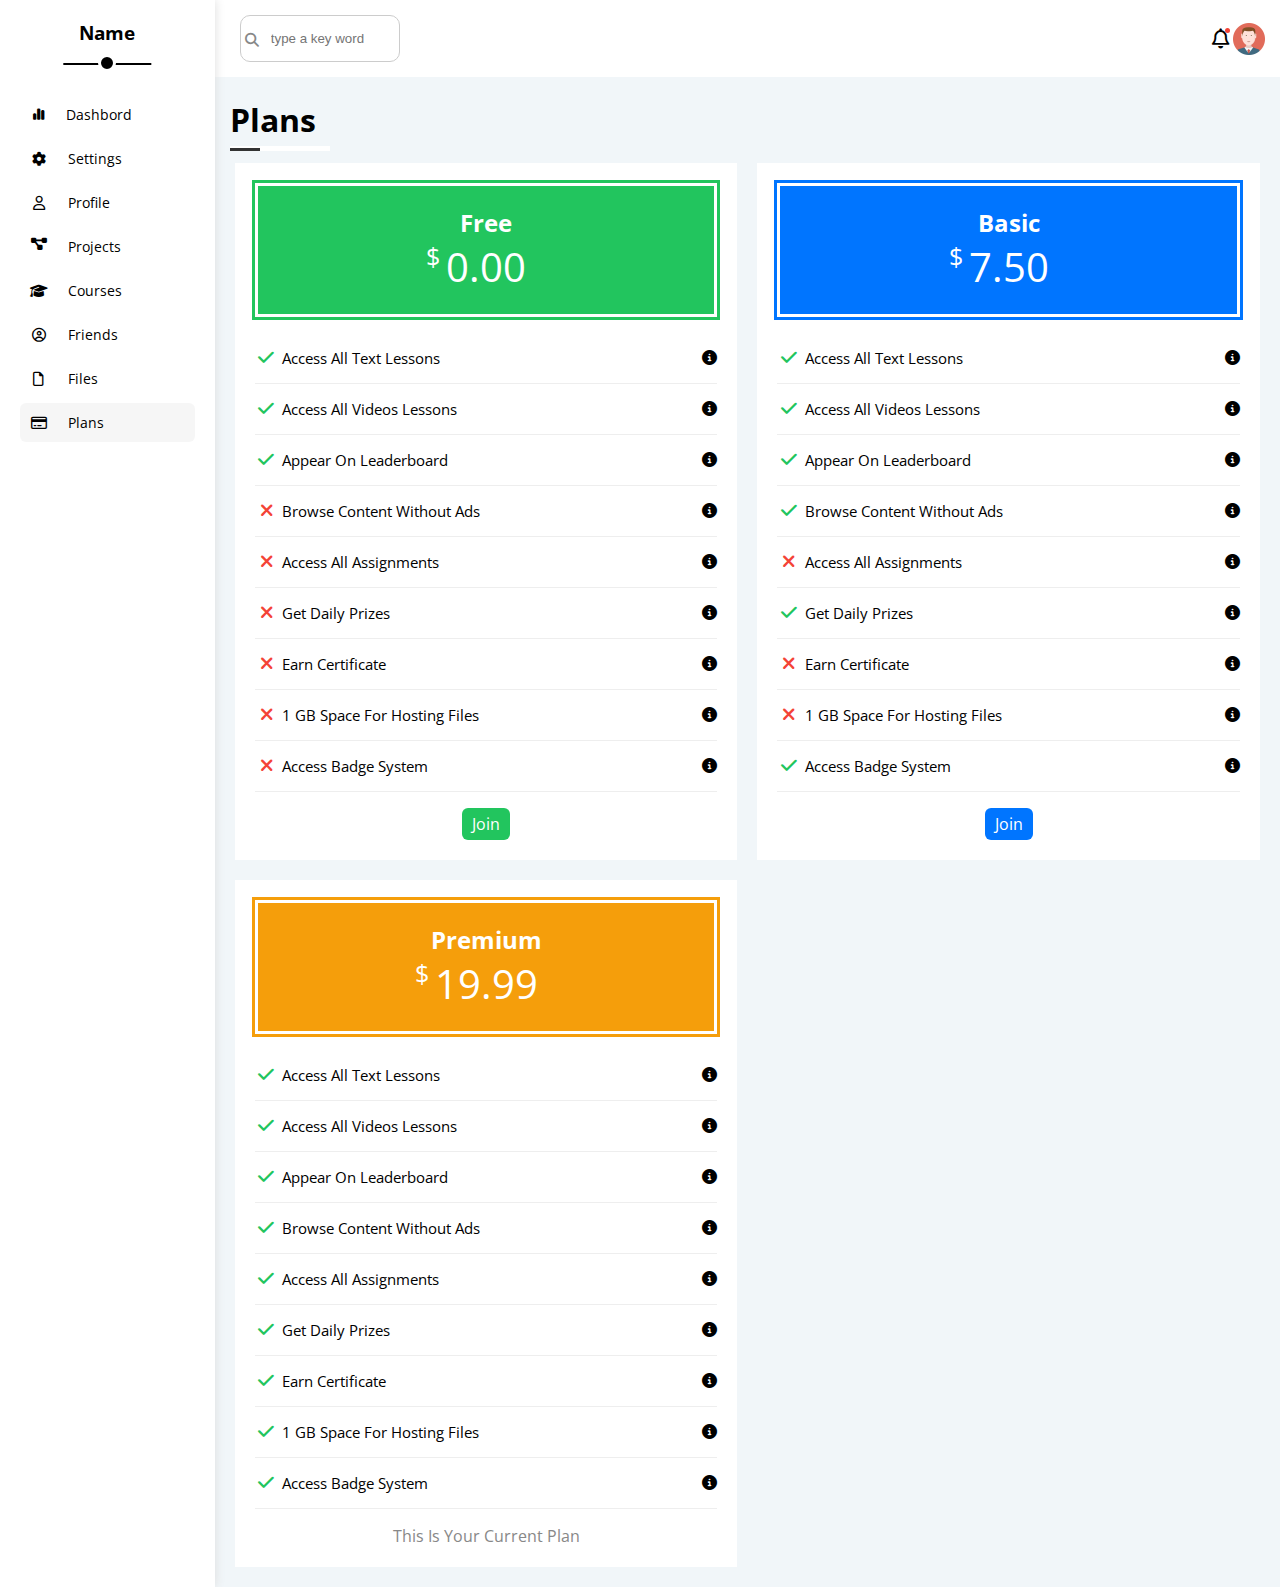
<file: html/plans.html>
<!DOCTYPE html>
<html lang="en">

<head>
  <meta charset="UTF-8">
  <meta name="viewport" content="width=device-width, initial-scale=1.0">
  <link rel="stylesheet" href="../css/freamWork.css">
  <link rel="stylesheet" href="../css/main.css">
  <!-- Font -->
  <link rel="preconnect" href="https://fonts.googleapis.com">
  <link rel="preconnect" href="https://fonts.gstatic.com" crossorigin>
  <link
    href="https://fonts.googleapis.com/css2?family=Inter:ital,opsz,wght@0,14..32,100..900;1,14..32,100..900&family=Open+Sans:ital,wght@0,300..800;1,300..800&display=swap"
    rel="stylesheet">
  <!-- Font Aowsom -->
  <link rel="stylesheet" href="https://cdnjs.cloudflare.com/ajax/libs/font-awesome/6.6.0/css/all.min.css" />
  <title>Plans</title>
</head>

<body>
  <div class="page d-flex">
    <div class="sidebar bg-white p-20 p-relative">
      <h3 class="p-relative text-c mt-0">Name</h3>
      <ul>
        <li>
          <a class="d-flex align-c fs-13 rad-6 p-10" href="index.html">
            <i class="fa-solid fa-chart-simple fa-fw"></i>
            <span class="pl-10 hide-mopile ">Dashbord</span>
          </a>
        </li>
        <li>
          <a class="d-flex align-c fs-14 c-black rad-6 p-10" href="settings.html">
            <i class="fa-solid fa-gear fa-fw"></i>
            <span class="pl-10 hide-mopile ">Settings</span>
          </a>
        </li>
        <li>
          <a class="d-flex align-c fs-14 c-black rad-6 p-10" href="profile.html">
            <i class="fa-regular fa-user fa-fw"></i>
            <span class="pl-10 hide-mopile ">Profile</span>
          </a>
        </li>
        <li>
          <a class="d-flex ign-c fs-14 c-black rad-6 p-10" href="projects.html">
            <i class="fa-solid fa-diagram-project fa-fw"></i>
            <span class="pl-10 hide-mopile ">Projects</span>
          </a>
        </li>
        <li>
          <a class="d-flex align-c fs-14 c-black rad-6 p-10" href="courses.html">
            <i class="fa-solid fa-graduation-cap fa-fw"></i>
            <span class="pl-10 hide-mopile ">Courses</span>
          </a>
        </li>
        <li>
          <a class="d-flex align-c fs-14 c-black rad-6 p-10" href="friends.html">
            <i class="fa-regular fa-circle-user fa-fw"></i>
            <span class="pl-10 hide-mopile">Friends</span>
          </a>
        </li>
        <li>
          <a class=" d-flex align-c fs-14 c-black rad-6 p-10" href="files.html">
            <i class="fa-regular fa-file fa-fw"></i>
            <span class="pl-10 hide-mopile ">Files</span>
          </a>
        </li>
        <li>
          <a class="active d-flex align-c fs-14 c-black rad-6 p-10" href="plans.html">
            <i class="fa-regular fa-credit-card fa-fw"></i>
            <span class="pl-10 hide-mopile">Plans</span>
          </a>
        </li>
      </ul>
    </div>
    <div class="content w-full">
      <!-- Start head -->
      <div class="header between-flex p-15 bg-white">
        <div class="search p-relative">
          <input type="search" class="rad-6 p-15 " autocomplete="off" placeholder="type a key word">
        </div>
        <div class="avatar d-flex align-c">
          <span class="notefaction p-relative">
            <i class="fa-regular fa-bell fa-lg"></i>
          </span>
          <img src="../media/avatar.png" decoding="async" alt="avatar">
        </div>
      </div>
      <!-- End head -->
      <h1 class="p-relative ml-15 main-heading">Plans</h1>
    <div class="plan-page d-grid m-20 gap-20">
      <div class="plan green bg-white p-20">
        <div class="top bg-green text-c p-20 c-white">
          <h2 class="m-0">Free</h2>
          <div class="price"><span>$</span>0.00</div>
        </div>
        <ul>
          <li>
            <i class="fa-solid fa-check fa-fw yes"></i>
            <span>Access All Text Lessons</span>
            <i class="fa-solid fa-circle-info help"></i>
          </li>
          <li>
            <i class="fa-solid fa-check fa-fw yes"></i>
            <span>Access All Videos Lessons</span>
            <i class="fa-solid fa-circle-info help"></i>
          </li>
          <li>
            <i class="fa-solid fa-check fa-fw yes"></i>
            <span>Appear On Leaderboard</span>
            <i class="fa-solid fa-circle-info help"></i>
          </li>
          <li>
            <i class="fa-solid fa-xmark fa-fw"></i>
            <span>Browse Content Without Ads</span>
            <i class="fa-solid fa-circle-info help"></i>
          </li>
          <li>
            <i class="fa-solid fa-xmark fa-fw"></i>
            <span>Access All Assignments</span>
            <i class="fa-solid fa-circle-info help"></i>
          </li>
          <li>
            <i class="fa-solid fa-xmark fa-fw"></i>
            <span>Get Daily Prizes</span>
            <i class="fa-solid fa-circle-info help"></i>
          </li>
          <li>
            <i class="fa-solid fa-xmark fa-fw"></i>
            <span>Earn Certificate</span>
            <i class="fa-solid fa-circle-info help"></i>
          </li>
          <li>
            <i class="fa-solid fa-xmark fa-fw"></i>
            <span>1 GB Space For Hosting Files</span>
            <i class="fa-solid fa-circle-info help"></i>
          </li>
          <li>
            <i class="fa-solid fa-xmark fa-fw"></i>
            <span>Access Badge System</span>
            <i class="fa-solid fa-circle-info help"></i>
          </li>
        </ul>
        <a href="#" class="btn-shape bg-green c-white d-block w-fit ">Join</a>
      </div>
      <div class="plan blue bg-white p-20">
        <div class="top bg-blue text-c p-20 c-white">
          <h2 class="m-0">Basic</h2>
          <div class="price"><span>$</span>7.50</div>
        </div>
        <ul>
          <li>
            <i class="fa-solid fa-check fa-fw yes"></i>
            <span>Access All Text Lessons</span>
            <i class="fa-solid fa-circle-info help"></i>
          </li>
          <li>
            <i class="fa-solid fa-check fa-fw yes"></i>
            <span>Access All Videos Lessons</span>
            <i class="fa-solid fa-circle-info help"></i>
          </li>
          <li>
            <i class="fa-solid fa-check fa-fw yes"></i>
            <span>Appear On Leaderboard</span>
            <i class="fa-solid fa-circle-info help"></i>
          </li>
          <li>
            <i class="fa-solid fa-check fa-fw yes"></i>
            <span>Browse Content Without Ads</span>
            <i class="fa-solid fa-circle-info help"></i>
          </li>
          <li>
            <i class="fa-solid fa-xmark fa-fw"></i>
            <span>Access All Assignments</span>
            <i class="fa-solid fa-circle-info help"></i>
          </li>
          <li>
            <i class="fa-solid fa-check fa-fw yes"></i>
            <span>Get Daily Prizes</span>
            <i class="fa-solid fa-circle-info help"></i>
          </li>
          <li>
            <i class="fa-solid fa-xmark fa-fw"></i>
            <span>Earn Certificate</span>
            <i class="fa-solid fa-circle-info help"></i>
          </li>
          <li>
            <i class="fa-solid fa-xmark fa-fw"></i>
            <span>1 GB Space For Hosting Files</span>
            <i class="fa-solid fa-circle-info help"></i>
          </li>
          <li>
            <i class="fa-solid fa-check fa-fw yes"></i>
            <span>Access Badge System</span>
            <i class="fa-solid fa-circle-info help"></i>
          </li>
        </ul>
        <a href="#" class="btn-shape bg-blue c-white d-block w-fit ">Join</a>
      </div>
      <div class="plan orang bg-white p-20">
        <div class="top bg-orang text-c p-20 c-white">
          <h2 class="m-0">Premium</h2>
          <div class="price"><span>$</span>19.99</div>
        </div>
        <ul>
          <li>
            <i class="fa-solid fa-check fa-fw yes"></i>
            <span>Access All Text Lessons</span>
            <i class="fa-solid fa-circle-info help"></i>
          </li>
          <li>
            <i class="fa-solid fa-check fa-fw yes"></i>
            <span>Access All Videos Lessons</span>
            <i class="fa-solid fa-circle-info help"></i>
          </li>
          <li>
            <i class="fa-solid fa-check fa-fw yes"></i>
            <span>Appear On Leaderboard</span>
            <i class="fa-solid fa-circle-info help"></i>
          </li>
          <li>
            <i class="fa-solid fa-check fa-fw yes"></i>
            <span>Browse Content Without Ads</span>
            <i class="fa-solid fa-circle-info help"></i>
          </li>
          <li>
            <i class="fa-solid fa-check fa-fw yes"></i>
            <span>Access All Assignments</span>
            <i class="fa-solid fa-circle-info help"></i>
          </li>
          <li>
            <i class="fa-solid fa-check fa-fw yes"></i>
            <span>Get Daily Prizes</span>
            <i class="fa-solid fa-circle-info help"></i>
          </li>
          <li>
            <i class="fa-solid fa-check fa-fw yes"></i>
            <span>Earn Certificate</span>
            <i class="fa-solid fa-circle-info help"></i>
          </li>
          <li>
            <i class="fa-solid fa-check fa-fw yes"></i>
            <span>1 GB Space For Hosting Files</span>
            <i class="fa-solid fa-circle-info help"></i>
          </li>
          <li>
            <i class="fa-solid fa-check fa-fw yes"></i>
            <span>Access Badge System</span>
            <i class="fa-solid fa-circle-info help"></i>
          </li>
        </ul>
        <p class="c-gray m-0 text-c">This Is Your Current Plan</p>
      </div>
      
    </div>
    </div>
</body>

</html>
</file>
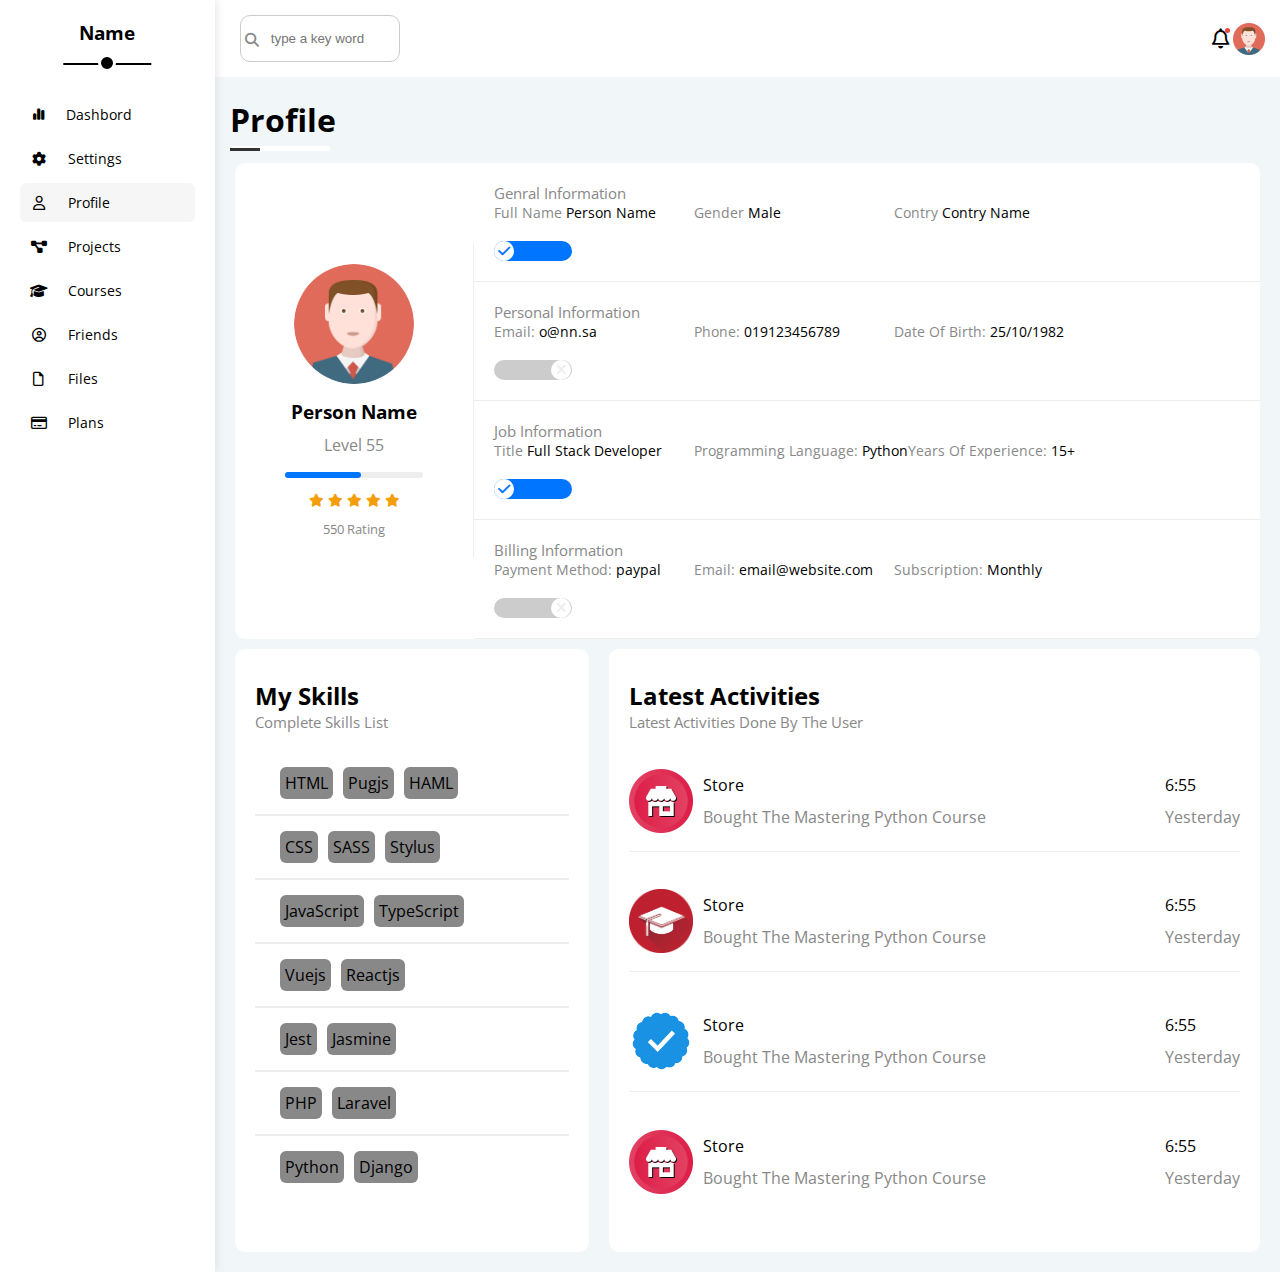
<file: html/profile.html>
<!DOCTYPE html>
<html lang="en">

<head>
  <meta charset="UTF-8">
  <meta name="viewport" content="width=device-width, initial-scale=1.0">
  <link rel="stylesheet" href="../css/freamWork.css">
  <link rel="stylesheet" href="../css/main.css">
  <!-- Font -->
  <link rel="preconnect" href="https://fonts.googleapis.com">
  <link rel="preconnect" href="https://fonts.gstatic.com" crossorigin>
  <link
    href="https://fonts.googleapis.com/css2?family=Inter:ital,opsz,wght@0,14..32,100..900;1,14..32,100..900&family=Open+Sans:ital,wght@0,300..800;1,300..800&display=swap"
    rel="stylesheet">
  <!-- Font Aowsom -->
  <link rel="stylesheet" href="https://cdnjs.cloudflare.com/ajax/libs/font-awesome/6.6.0/css/all.min.css" />
  <title>Profile</title>
</head>

<body>
  <div class="page d-flex">
    <div class="sidebar bg-white p-20 p-relative">
      <h3 class="p-relative text-c mt-0">Name</h3>
      <ul>
        <li>
          <a class="d-flex align-c fs-13 rad-6 p-10" href="index.html">
            <i class="fa-solid fa-chart-simple fa-fw"></i>
            <span class="pl-10 hide-mopile ">Dashbord</span>
          </a>
        </li>
        <li>
          <a class="d-flex align-c fs-14 c-black rad-6 p-10" href="settings.html">
            <i class="fa-solid fa-gear fa-fw"></i>
            <span class="pl-10 hide-mopile ">Settings</span>
          </a>
        </li>
        <li>
          <a class="active d-flex align-c fs-14 c-black rad-6 p-10" href="profile.html">
            <i class="fa-regular fa-user fa-fw"></i>
            <span class="pl-10 hide-mopile ">Profile</span>
          </a>
        </li>
        <li>
          <a class="d-flex align-c fs-14 c-black rad-6 p-10" href="projects.html">
            <i class="fa-solid fa-diagram-project fa-fw"></i>
            <span class="pl-10 hide-mopile ">Projects</span>
          </a>
        </li>
        <li>
          <a class="d-flex align-c fs-14 c-black rad-6 p-10" href="courses.html">
            <i class="fa-solid fa-graduation-cap fa-fw"></i>
            <span class="pl-10 hide-mopile ">Courses</span>
          </a>
        </li>
        <li>
          <a class="d-flex align-c fs-14 c-black rad-6 p-10" href="friends.html">
            <i class="fa-regular fa-circle-user fa-fw"></i>
            <span class="pl-10 hide-mopile">Friends</span>
          </a>
        </li>
        <li>
          <a class="d-flex align-c fs-14 c-black rad-6 p-10" href="files.html">
            <i class="fa-regular fa-file fa-fw"></i>
            <span class="pl-10 hide-mopile ">Files</span>
          </a>
        </li>
        <li>
          <a class="d-flex align-c fs-14 c-black rad-6 p-10" href="plans.html">
            <i class="fa-regular fa-credit-card fa-fw"></i>
            <span class="pl-10 hide-mopile">Plans</span>
          </a>
        </li>
      </ul>
    </div>
    <div class="content w-full">
      <!-- Start head -->
      <div class="header between-flex p-15 bg-white">
        <div class="search p-relative">
          <input type="search" class="rad-6 p-15 " autocomplete="off" placeholder="type a key word">
        </div>
        <div class="avatar d-flex align-c">
          <span class="notefaction p-relative">
            <i class="fa-regular fa-bell fa-lg"></i>
          </span>
          <img src="../media/avatar.png" decoding="async" alt="avatar">
        </div>
      </div>
      <!-- End head -->
      <h1 class="p-relative ml-15 main-heading">Profile</h1>
      <div class="profile-page m-20">
        <div class="overview bg-white rad-10 d-flex align-c">
          <div class="avatar-box text-c p-20">
            <img class="rad-half mb-10" src="../media/avatar.png">
            <h3 class="m-0 ">Person Name</h3>
            <p class="c-gray mt-10">Level 55</p>
            <div class="level rad-6 bg-eee p-relative">
              <span class="h-full" style="width: 55%;"></span>
            </div>
            <div class="rating mt-10 mb-10">
              <i class="fa-solid fa-star c-orang fs-13"></i>
              <i class="fa-solid fa-star c-orang fs-13"></i>
              <i class="fa-solid fa-star c-orang fs-13"></i>
              <i class="fa-solid fa-star c-orang fs-13"></i>
              <i class="fa-solid fa-star c-orang fs-13"></i>
            </div>
            <p class="c-gray fs-13 m-0">550 Rating</p>
          </div>
          <div class="info-box w-full text-c-mopile">
            <div class="box p-20 d-flex align-c">
              <h4 class="c-gray fs-15 m-0 w-full">Genral Information</h4>
              <div class="fs-14">
                <span class="c-gray">Full Name</span>
                <span>Person Name</span>
              </div>
              <div class="fs-14">
                <span class="c-gray">Gender</span>
                <span>Male</span>
              </div>
              <div class="fs-14">
                <span class="c-gray">Contry</span>
                <span>Contry Name</span>
              </div>
              <div class="fs-14">
                <label>
                  <input class="toggle-checkbox" type="checkbox" checked="">
                  <div class="toggle-switch"></div>
                </label>
              </div>
            </div>
            <div class="box p-20 d-flex align-c">
              <h4 class="c-gray w-full fs-15 m-0">Personal Information</h4>
              <div class="fs-14">
                <span class="c-gray">Email:</span>
                <span>o@nn.sa</span>
              </div>
              <div class="fs-14">
                <span class="c-gray">Phone:</span>
                <span>019123456789</span>
              </div>
              <div class="fs-14">
                <span class="c-gray">Date Of Birth:</span>
                <span>25/10/1982</span>
              </div>
              <div class="fs-14">
                <label>
                  <input class="toggle-checkbox" type="checkbox">
                  <div class="toggle-switch"></div>
                </label>
              </div>
            </div>
            <div class="box p-20 d-flex align-c">
              <h4 class="c-gray w-full fs-15 m-0">Job Information</h4>
              <div class="fs-14">
                <span class="c-gray">Title</span>
                <span>Full Stack Developer</span>
              </div>
              <div class="fs-14">
                <span class="c-gray">Programming Language:</span>
                <span>Python</span>
              </div>
              <div class="fs-14">
                <span class="c-gray"> Years Of Experience:</span>
                <span>15+</span>
              </div>
              <div class="fs-14">
                <label>
                  <input class="toggle-checkbox" type="checkbox" checked>
                  <div class="toggle-switch"></div>
                </label>
              </div>
            </div>
            <div class="box p-20 d-flex align-c">
              <h4 class="c-gray w-full fs-15 m-0">Billing Information</h4>
              <div class="fs-14">
                <span class="c-gray">Payment Method:</span>
                <span>paypal</span>
              </div>
              <div class="fs-14">
                <span class="c-gray">Email:</span>
                <span>email@website.com</span>
              </div>
              <div class="fs-14">
                <span class="c-gray">Subscription:</span>
                <span>Monthly</span>
              </div>
              <div class="fs-14">
                <label>
                  <input class="toggle-checkbox" type="checkbox">
                  <div class="toggle-switch"></div>
                </label>
              </div>
            </div>
          </div>
        </div>
        <!-- Start other deata -->
         <div class="other-data d-flex gap-20">
          <div class="skils-card bg-white rad-10 p-20 mt-10">
            <h2 class="m-0 mt-10">My Skills</h2>
            <p class="c-gray mt-0 mb-20 fs-15">Complete Skills List</p>
            <ul class="m-0 txt-c-mobile">
              <li><span>HTML</span><span>Pugjs</span><span>HAML</span></li>
              <li><span>CSS</span><span>SASS</span><span>Stylus</span></li>
              <li><span>JavaScript</span><span>TypeScript</span></li>
              <li><span>Vuejs</span><span>Reactjs</span></li>
              <li><span>Jest</span><span>Jasmine</span></li>
              <li><span>PHP</span><span>Laravel</span></li>
              <li><span>Python</span><span>Django</span></li>
            </ul>
          </div>
          <div class="activities bg-white rad-10 p-20 mt-10">
            <h2 class="m-0 mt-10">Latest Activities</h2>
            <p class="c-gray mt-0 mb-20 fs-15">Latest Activities Done By The User</p>
            <div class="activity d-flex align-c text-c-mopile mb-20 between-flex">
              <img src="../media/activity-01.png">
              <div class="info w-full">
                <span class="d-block mb-10">Store</span>
                <span class="c-gray">Bought The Mastering Python Course</span>
              </div>
              <div class="date">
                <span class="d-block mb-10">6:55</span>
                <span class="c-gray">Yesterday</span>
              </div>
            </div>
            <div class="activity d-flex align-c text-c-mopile mb-20 between-flex">
              <img src="../media/activity-02.png">
              <div class="info w-full">
                <span class="d-block mb-10">Store</span>
                <span class="c-gray">Bought The Mastering Python Course</span>
              </div>
              <div class="date">
                <span class="d-block mb-10">6:55</span>
                <span class="c-gray">Yesterday</span>
              </div>
            </div>
            <div class="activity d-flex align-c text-c-mopile mb-20 between-flex">
              <img src="../media/activity-03.png">
              <div class="info w-full">
                <span class="d-block mb-10">Store</span>
                <span class="c-gray">Bought The Mastering Python Course</span>
              </div>
              <div class="date">
                <span class="d-block mb-10">6:55</span>
                <span class="c-gray">Yesterday</span>
              </div>
            </div>
            <div class="activity d-flex align-c text-c-mopile mb-20 between-flex">
              <img src="../media/activity-01.png">
              <div class="info w-full">
                <span class="d-block mb-10">Store</span>
                <span class="c-gray">Bought The Mastering Python Course</span>
              </div>
              <div class="date">
                <span class="d-block mb-10">6:55</span>
                <span class="c-gray">Yesterday</span>
              </div>
            </div>
          </div>
         </div>
        <!-- End other deata -->
      </div>
    </div>
</body>

</html>
</file>
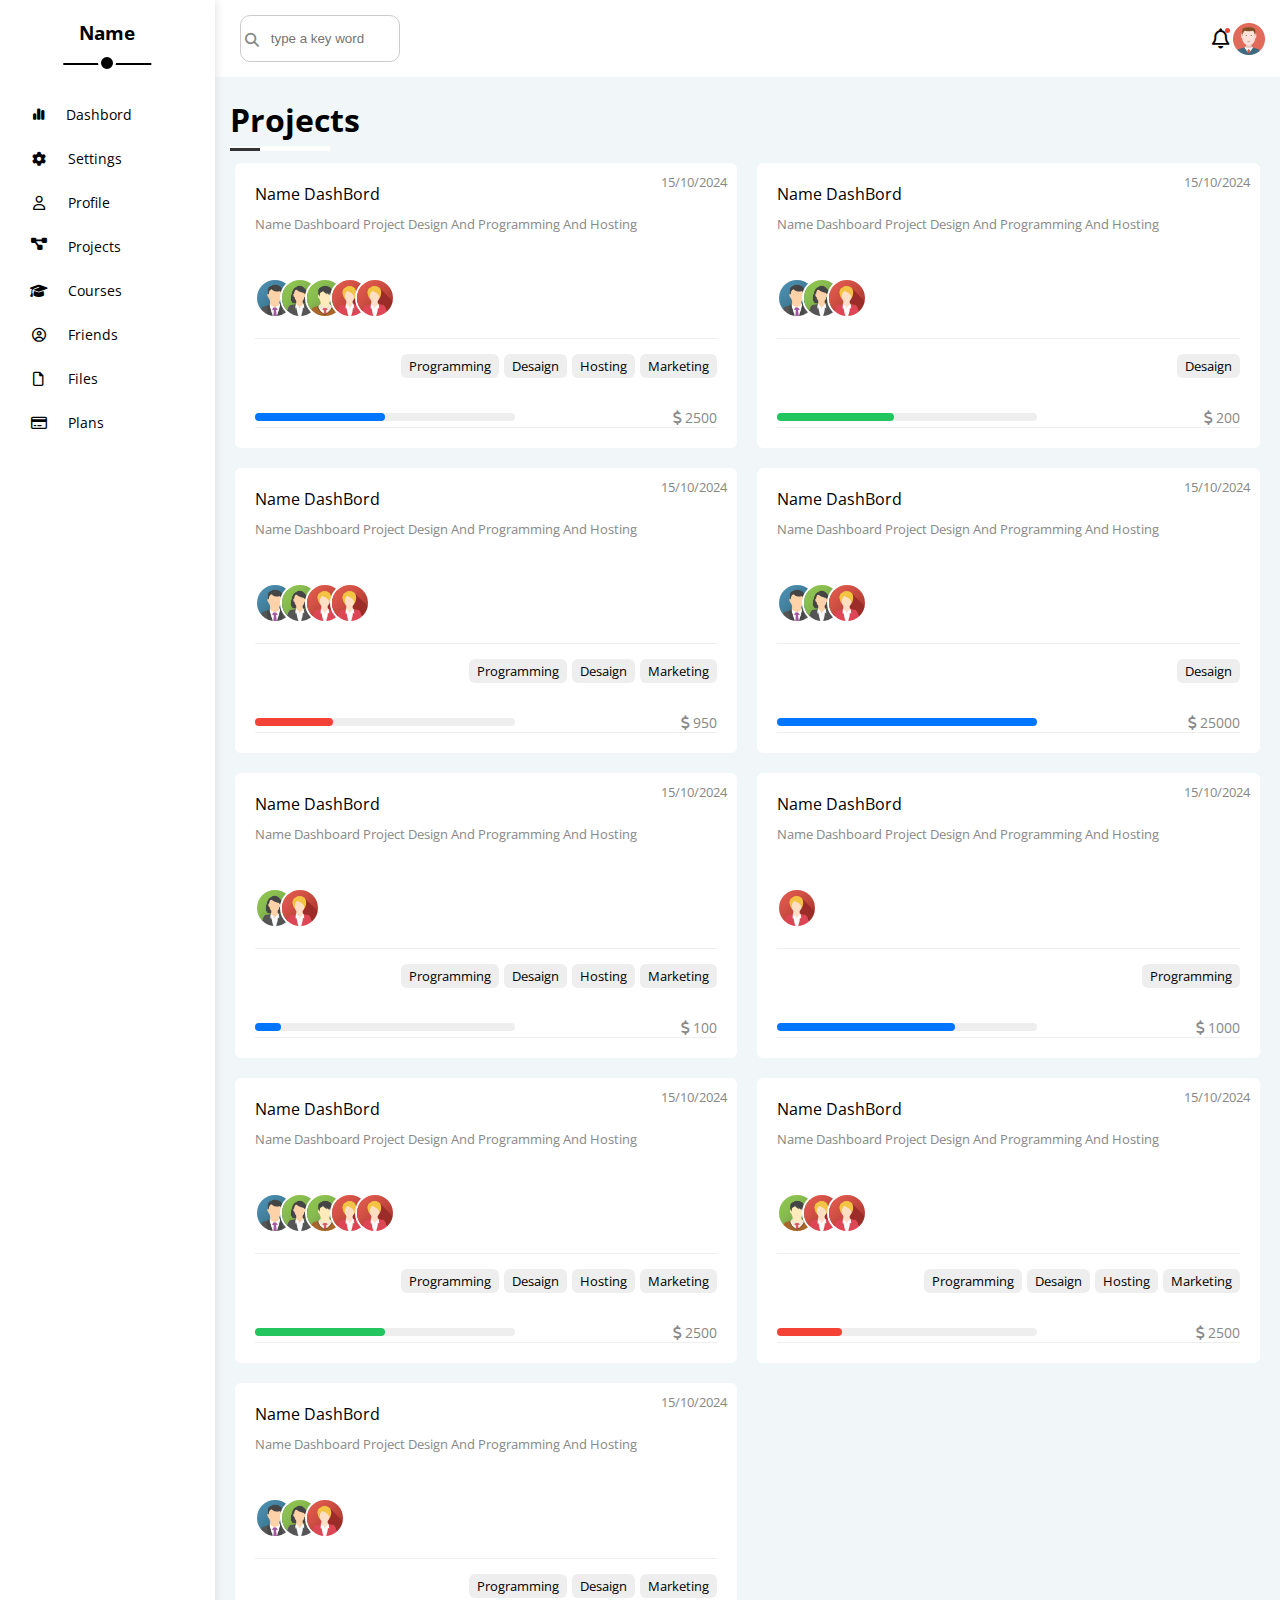
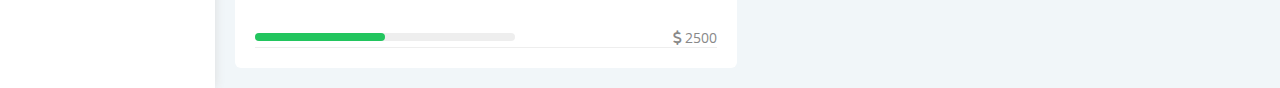
<file: html/projects.html>
<!DOCTYPE html>
<html lang="en">

<head>
  <meta charset="UTF-8">
  <meta name="viewport" content="width=device-width, initial-scale=1.0">
  <link rel="stylesheet" href="../css/freamWork.css">
  <link rel="stylesheet" href="../css/main.css">
  <!-- Font -->
  <link rel="preconnect" href="https://fonts.googleapis.com">
  <link rel="preconnect" href="https://fonts.gstatic.com" crossorigin>
  <link
    href="https://fonts.googleapis.com/css2?family=Inter:ital,opsz,wght@0,14..32,100..900;1,14..32,100..900&family=Open+Sans:ital,wght@0,300..800;1,300..800&display=swap"
    rel="stylesheet">
  <!-- Font Aowsom -->
  <link rel="stylesheet" href="https://cdnjs.cloudflare.com/ajax/libs/font-awesome/6.6.0/css/all.min.css" />
  <title>Profile</title>
</head>

<body>
  <div class="page d-flex">
    <div class="sidebar bg-white p-20 p-relative">
      <h3 class="p-relative text-c mt-0">Name</h3>
      <ul>
        <li>
          <a class="d-flex align-c fs-13 rad-6 p-10" href="index.html">
            <i class="fa-solid fa-chart-simple fa-fw"></i>
            <span class="pl-10 hide-mopile ">Dashbord</span>
          </a>
        </li>
        <li>
          <a class="d-flex align-c fs-14 c-black rad-6 p-10" href="settings.html">
            <i class="fa-solid fa-gear fa-fw"></i>
            <span class="pl-10 hide-mopile ">Settings</span>
          </a>
        </li>
        <li>
          <a class="d-flex align-c fs-14 c-black rad-6 p-10" href="profile.html">
            <i class="fa-regular fa-user fa-fw"></i>
            <span class="pl-10 hide-mopile ">Profile</span>
          </a>
        </li>
        <li>
          <a class="alactive d-flex ign-c fs-14 c-black rad-6 p-10" href="projects.html">
            <i class="fa-solid fa-diagram-project fa-fw"></i>
            <span class="pl-10 hide-mopile ">Projects</span>
          </a>
        </li>
        <li>
          <a class="d-flex align-c fs-14 c-black rad-6 p-10" href="courses.html">
            <i class="fa-solid fa-graduation-cap fa-fw"></i>
            <span class="pl-10 hide-mopile ">Courses</span>
          </a>
        </li>
        <li>
          <a class="d-flex align-c fs-14 c-black rad-6 p-10" href="friends.html">
            <i class="fa-regular fa-circle-user fa-fw"></i>
            <span class="pl-10 hide-mopile">Friends</span>
          </a>
        </li>
        <li>
          <a class="d-flex align-c fs-14 c-black rad-6 p-10" href="files.html">
            <i class="fa-regular fa-file fa-fw"></i>
            <span class="pl-10 hide-mopile ">Files</span>
          </a>
        </li>
        <li>
          <a class="d-flex align-c fs-14 c-black rad-6 p-10" href="plans.html">
            <i class="fa-regular fa-credit-card fa-fw"></i>
            <span class="pl-10 hide-mopile">Plans</span>
          </a>
        </li>
      </ul>
    </div>
    <div class="content w-full">
      <!-- Start head -->
      <div class="header between-flex p-15 bg-white">
        <div class="search p-relative">
          <input type="search" class="rad-6 p-15 " autocomplete="off" placeholder="type a key word">
        </div>
        <div class="avatar d-flex align-c">
          <span class="notefaction p-relative">
            <i class="fa-regular fa-bell fa-lg"></i>
          </span>
          <img src="../media/avatar.png" decoding="async" alt="avatar">
        </div>
      </div>
      <!-- End head -->
      <h1 class="p-relative ml-15 main-heading">Projects</h1>
      <div class="project-page d-grid m-20 gap-20">
        <div class="project bg-white p-20 rad-6 p-relative">
          <span class="date fs-13 c-gray">15/10/2024</span>
          <h4 class="m-0">Name DashBord</h4>
          <p class="c-gray mt-10 mb-10 fs-13">Name Dashboard Project Design And Programming And Hosting</p>
          <div class="team">
            <a href="#"><img src="../media/team-01.png"></a>
            <a href="#"><img src="../media/team-02.png"></a>
            <a href="#"><img src="../media/team-03.png"></a>
            <a href="#"><img src="../media/team-04.png"></a>
            <a href="#"><img src="../media/team-05.png"></a>
          </div>
          <div class="tche d-flex">
            <span class="fs-13 rad-6 bg-eee btn-shape">Programming</span>
            <span class="fs-13 rad-6 bg-eee btn-shape">Desaign</span>
            <span class="fs-13 rad-6 bg-eee btn-shape">Hosting</span>
            <span class="fs-13 rad-6 bg-eee btn-shape">Marketing</span>
          </div>
          <div class="info between-flex">
            <div class="prog bg-eee rad-6">
              <span class="bg-blue rad-6" style="width: 50%;"></span>
            </div>
            <div class="fs-14 c-gray">
              <i class="fa-solid fa-dollar-sign"></i> 
              2500
            </div>
          </div>
        </div>
        <div class="project bg-white p-20 rad-6 p-relative">
          <span class="date fs-13 c-gray">15/10/2024</span>
          <h4 class="m-0">Name DashBord</h4>
          <p class="c-gray mt-10 mb-10 fs-13">Name Dashboard Project Design And Programming And Hosting</p>
          <div class="team">
            <a href="#"><img src="../media/team-01.png"></a>
            <a href="#"><img src="../media/team-02.png"></a>
            <a href="#"><img src="../media/team-05.png"></a>
          </div>
          <div class="tche d-flex">
            <span class="fs-13 rad-6 bg-eee btn-shape">Desaign</span>
          </div>
          <div class="info between-flex">
            <div class="prog bg-eee rad-6">
              <span class="bg-green rad-6" style="width: 45%;"></span>
            </div>
            <div class="fs-14 c-gray">
              <i class="fa-solid fa-dollar-sign"></i> 
              200
            </div>
          </div>
        </div>
        <div class="project bg-white p-20 rad-6 p-relative">
          <span class="date fs-13 c-gray">15/10/2024</span>
          <h4 class="m-0">Name DashBord</h4>
          <p class="c-gray mt-10 mb-10 fs-13">Name Dashboard Project Design And Programming And Hosting</p>
          <div class="team">
            <a href="#"><img src="../media/team-01.png"></a>
            <a href="#"><img src="../media/team-02.png"></a>
            <a href="#"><img src="../media/team-04.png"></a>
            <a href="#"><img src="../media/team-05.png"></a>
          </div>
          <div class="tche d-flex">
            <span class="fs-13 rad-6 bg-eee btn-shape">Programming</span>
            <span class="fs-13 rad-6 bg-eee btn-shape">Desaign</span>
            <span class="fs-13 rad-6 bg-eee btn-shape">Marketing</span>
          </div>
          <div class="info between-flex">
            <div class="prog bg-eee rad-6">
              <span class="bg-red rad-6" style="width: 30%;"></span>
            </div>
            <div class="fs-14 c-gray">
              <i class="fa-solid fa-dollar-sign"></i> 
              950
            </div>
          </div>
        </div>
        <div class="project bg-white p-20 rad-6 p-relative">
          <span class="date fs-13 c-gray">15/10/2024</span>
          <h4 class="m-0">Name DashBord</h4>
          <p class="c-gray mt-10 mb-10 fs-13">Name Dashboard Project Design And Programming And Hosting</p>
          <div class="team">
            <a href="#"><img src="../media/team-01.png"></a>
            <a href="#"><img src="../media/team-02.png"></a>
            <a href="#"><img src="../media/team-05.png"></a>
          </div>
          <div class="tche d-flex">
            <span class="fs-13 rad-6 bg-eee btn-shape">Desaign</span>
          </div>
          <div class="info between-flex">
            <div class="prog bg-eee rad-6">
              <span class="bg-blue rad-6" style="width: 100%;"></span>
            </div>
            <div class="fs-14 c-gray">
              <i class="fa-solid fa-dollar-sign"></i> 
              25000
            </div>
          </div>
        </div>
        <div class="project bg-white p-20 rad-6 p-relative">
          <span class="date fs-13 c-gray">15/10/2024</span>
          <h4 class="m-0">Name DashBord</h4>
          <p class="c-gray mt-10 mb-10 fs-13">Name Dashboard Project Design And Programming And Hosting</p>
          <div class="team">
            <a href="#"><img src="../media/team-02.png"></a>
            <a href="#"><img src="../media/team-05.png"></a>
          </div>
          <div class="tche d-flex">
            <span class="fs-13 rad-6 bg-eee btn-shape">Programming</span>
            <span class="fs-13 rad-6 bg-eee btn-shape">Desaign</span>
            <span class="fs-13 rad-6 bg-eee btn-shape">Hosting</span>
            <span class="fs-13 rad-6 bg-eee btn-shape">Marketing</span>
          </div>
          <div class="info between-flex">
            <div class="prog bg-eee rad-6">
              <span class="bg-blue rad-6" style="width: 10%;"></span>
            </div>
            <div class="fs-14 c-gray">
              <i class="fa-solid fa-dollar-sign"></i> 
              100
            </div>
          </div>
        </div>
        <div class="project bg-white p-20 rad-6 p-relative">
          <span class="date fs-13 c-gray">15/10/2024</span>
          <h4 class="m-0">Name DashBord</h4>
          <p class="c-gray mt-10 mb-10 fs-13">Name Dashboard Project Design And Programming And Hosting</p>
          <div class="team">
            <a href="#"><img src="../media/team-05.png"></a>
          </div>
          <div class="tche d-flex">
            <span class="fs-13 rad-6 bg-eee btn-shape">Programming</span>
          </div>
          <div class="info between-flex">
            <div class="prog bg-eee rad-6">
              <span class="bg-blue rad-6" style="width: 68.50%;"></span>
            </div>
            <div class="fs-14 c-gray">
              <i class="fa-solid fa-dollar-sign"></i> 
              1000
            </div>
          </div>
        </div>
        <div class="project bg-white p-20 rad-6 p-relative">
          <span class="date fs-13 c-gray">15/10/2024</span>
          <h4 class="m-0">Name DashBord</h4>
          <p class="c-gray mt-10 mb-10 fs-13">Name Dashboard Project Design And Programming And Hosting</p>
          <div class="team">
            <a href="#"><img src="../media/team-01.png"></a>
            <a href="#"><img src="../media/team-02.png"></a>
            <a href="#"><img src="../media/team-03.png"></a>
            <a href="#"><img src="../media/team-04.png"></a>
            <a href="#"><img src="../media/team-05.png"></a>
          </div>
          <div class="tche d-flex">
            <span class="fs-13 rad-6 bg-eee btn-shape">Programming</span>
            <span class="fs-13 rad-6 bg-eee btn-shape">Desaign</span>
            <span class="fs-13 rad-6 bg-eee btn-shape">Hosting</span>
            <span class="fs-13 rad-6 bg-eee btn-shape">Marketing</span>
          </div>
          <div class="info between-flex">
            <div class="prog bg-eee rad-6">
              <span class="bg-green rad-6" style="width: 50%;"></span>
            </div>
            <div class="fs-14 c-gray">
              <i class="fa-solid fa-dollar-sign"></i> 
              2500
            </div>
          </div>
        </div>
        <div class="project bg-white p-20 rad-6 p-relative">
          <span class="date fs-13 c-gray">15/10/2024</span>
          <h4 class="m-0">Name DashBord</h4>
          <p class="c-gray mt-10 mb-10 fs-13">Name Dashboard Project Design And Programming And Hosting</p>
          <div class="team">
            <a href="#"><img src="../media/team-03.png"></a>
            <a href="#"><img src="../media/team-04.png"></a>
            <a href="#"><img src="../media/team-05.png"></a>
          </div>
          <div class="tche d-flex">
            <span class="fs-13 rad-6 bg-eee btn-shape">Programming</span>
            <span class="fs-13 rad-6 bg-eee btn-shape">Desaign</span>
            <span class="fs-13 rad-6 bg-eee btn-shape">Hosting</span>
            <span class="fs-13 rad-6 bg-eee btn-shape">Marketing</span>
          </div>
          <div class="info between-flex">
            <div class="prog bg-eee rad-6">
              <span class="bg-red rad-6" style="width: 25%;"></span>
            </div>
            <div class="fs-14 c-gray">
              <i class="fa-solid fa-dollar-sign"></i> 
              2500
            </div>
          </div>
        </div>
        <div class="project bg-white p-20 rad-6 p-relative">
          <span class="date fs-13 c-gray">15/10/2024</span>
          <h4 class="m-0">Name DashBord</h4>
          <p class="c-gray mt-10 mb-10 fs-13">Name Dashboard Project Design And Programming And Hosting</p>
          <div class="team">
            <a href="#"><img src="../media/team-01.png"></a>
            <a href="#"><img src="../media/team-02.png"></a>
            <a href="#"><img src="../media/team-05.png"></a>
          </div>
          <div class="tche d-flex">
            <span class="fs-13 rad-6 bg-eee btn-shape">Programming</span>
            <span class="fs-13 rad-6 bg-eee btn-shape">Desaign</span>
            <span class="fs-13 rad-6 bg-eee btn-shape">Marketing</span>
          </div>
          <div class="info between-flex">
            <div class="prog bg-eee rad-6">
              <span class="bg-green rad-6" style="width: 50%;"></span>
            </div>
            <div class="fs-14 c-gray">
              <i class="fa-solid fa-dollar-sign"></i> 
              2500
            </div>
          </div>
        </div>
      </div>
    </div>
</body>

</html>
</file>
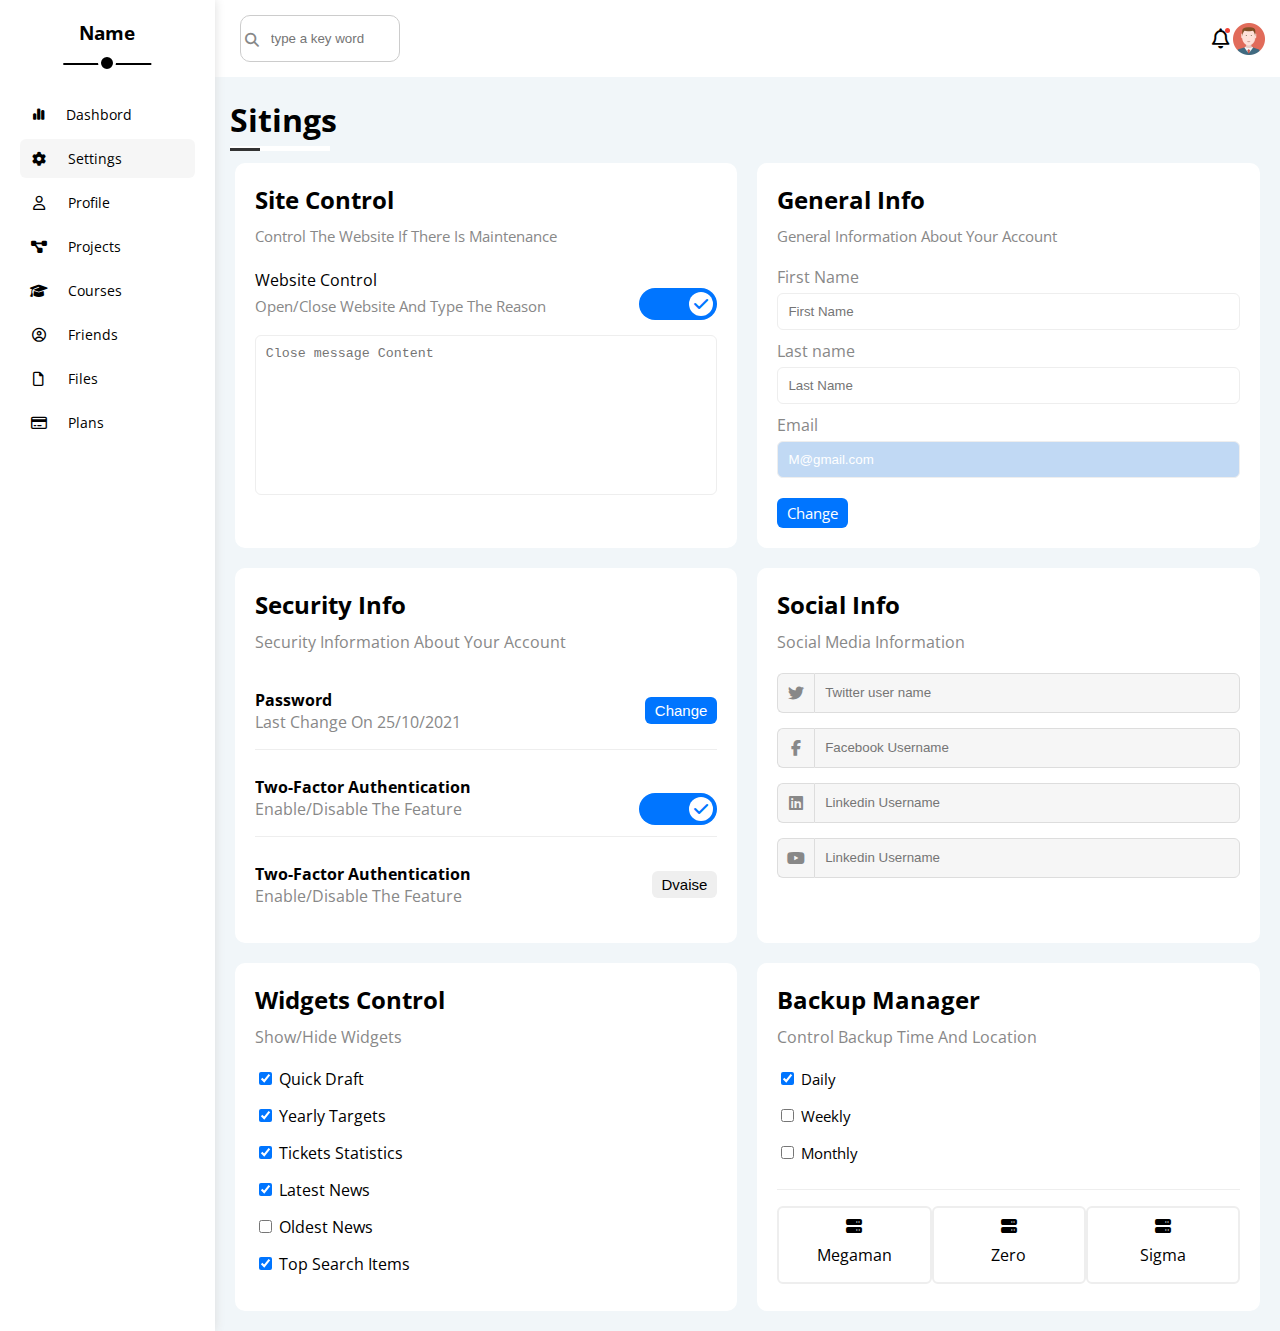
<file: html/settings.html>
<!DOCTYPE html>
<html lang="en">

<head>
  <meta charset="UTF-8">
  <meta name="viewport" content="width=device-width, initial-scale=1.0">
  <link rel="stylesheet" href="../css/freamWork.css">
  <link rel="stylesheet" href="../css/main.css">
  <!-- Font -->
  <link rel="preconnect" href="https://fonts.googleapis.com">
  <link rel="preconnect" href="https://fonts.gstatic.com" crossorigin>
  <link
    href="https://fonts.googleapis.com/css2?family=Inter:ital,opsz,wght@0,14..32,100..900;1,14..32,100..900&family=Open+Sans:ital,wght@0,300..800;1,300..800&display=swap"
    rel="stylesheet">
  <!-- Font Aowsom -->
  <link rel="stylesheet" href="https://cdnjs.cloudflare.com/ajax/libs/font-awesome/6.6.0/css/all.min.css" />
  <title>Settings</title>
</head>

<body>
  <div class="page d-flex">
    <div class="sidebar bg-white p-20 p-relative">
      <h3 class="p-relative text-c mt-0">Name</h3>
      <ul>
        <li>
          <a class="d-flex align-c fs-13 rad-6 p-10" href="index.html">
            <i class="fa-solid fa-chart-simple fa-fw"></i>
            <span class="pl-10 hide-mopile ">Dashbord</span>
          </a>
        </li>
        <li>
          <a class="active d-flex align-c fs-14 c-black rad-6 p-10" href="settings.html">
            <i class="fa-solid fa-gear fa-fw"></i>
            <span class="pl-10 hide-mopile ">Settings</span>
          </a>
        </li>
        <li>
          <a class="d-flex align-c fs-14 c-black rad-6 p-10" href="profile.html">
            <i class="fa-regular fa-user fa-fw"></i>
            <span class="pl-10 hide-mopile ">Profile</span>
          </a>
        </li>
        <li>
          <a class="d-flex align-c fs-14 c-black rad-6 p-10" href="projects.html">
            <i class="fa-solid fa-diagram-project fa-fw"></i>
            <span class="pl-10 hide-mopile ">Projects</span>
          </a>
        </li>
        <li>
          <a class="d-flex align-c fs-14 c-black rad-6 p-10" href="courses.html">
            <i class="fa-solid fa-graduation-cap fa-fw"></i>
            <span class="pl-10 hide-mopile ">Courses</span>
          </a>
        </li>
        <li>
          <a class="d-flex align-c fs-14 c-black rad-6 p-10" href="friends.html">
            <i class="fa-regular fa-circle-user fa-fw"></i>
            <span class="pl-10 hide-mopile">Friends</span>
          </a>
        </li>
        <li>
          <a class="d-flex align-c fs-14 c-black rad-6 p-10" href="files.html">
            <i class="fa-regular fa-file fa-fw"></i>
            <span class="pl-10 hide-mopile ">Files</span>
          </a>
        </li>
        <li>
          <a class="d-flex align-c fs-14 c-black rad-6 p-10" href="plans.html">
            <i class="fa-regular fa-credit-card fa-fw"></i>
            <span class="pl-10 hide-mopile">Plans</span>
          </a>
        </li>
      </ul>
    </div>
    <div class="content w-full">
      <!-- Start head -->
      <div class="header between-flex p-15 bg-white">
        <div class="search p-relative">
          <input type="search" class="rad-6 p-15 " autocomplete="off" placeholder="type a key word">
        </div>
        <div class="avatar d-flex align-c">
          <span class="notefaction p-relative">
            <i class="fa-regular fa-bell fa-lg"></i>
          </span>
          <img src="../media/avatar.png" decoding="async" alt="avatar">
        </div>
      </div>
      <!-- End head -->
      <h1 class="p-relative ml-15 main-heading">Sitings</h1>
      <div class="setings-page m-20 d-grid gap-20">
        <!-- Strat Sitings box-->
        <div class="p-20 bg-white rad-10">
          <h2 class="mt-0 mb-10">Site Control</h2>
          <p class="mt-0 mb-20 c-gray fs-15">Control The Website If There Is Maintenance</p>
          <div class="mb-15 between-flex">
            <div>
              <span>Website Control</span>
              <p class="c-gray mt-5 mb-0 fs-15">Open/Close Website And Type The Reason</p>
            </div>
            <div>
              <label>
                <input class="toggle-checkbox" type="checkbox" checked="">
                <div class="toggle-switch"></div>
              </label>
            </div>
          </div>
          <textarea class="close-massege b-none p-10 rad-6 d-block w-full"
            placeholder="Close message Content"></textarea>
        </div>
        <!-- Start General Info -->
        <div class="genral-info p-20 bg-white rad-10">
          <h2 class="m-0 mb-10">General Info</h2>
          <p class="c-gray mb-20 mt-0 fs-15">General Information About Your Account</p>
          <div class="inputs">
            <label class="c-gray">First Name</label>
            <input class="w-full p-10 rad-6 d-block mt-5 mb-10" type="text" placeholder="First Name">
            <label class="c-gray">Last name</label>
            <input class="w-full p-10 rad-6 d-block mt-5 mb-10" type="text" placeholder="Last Name">
            <label class="c-gray d-block">Email</label>
            <input type="email" class="rad-6 p-10 mt-5 w-full c-white" value="M@gmail.com" readonly>
            <span class="c-white d-block w-fit mt-20 fs-15 btn-shape bg-blue">Change</span>
          </div>
        </div>
        <!-- End General Info -->
        <!-- Start Security Info -->
         <div class="security-info p-20 bg-white rad-10">
          <h2 class="m-0 mb-10">Security Info</h2>
          <p class="c-gray mt-0 mb-20">Security Information About Your Account</p>
          <div class="box between-flex mb-10">
            <div class="content">
              <p class="fw-bold mb-0">Password</p>
              <p class="mt-0 c-gray">Last Change On 25/10/2021</p>
            </div>
            <button type="submit" class="btn-shape bg-blue c-white fs-15">Change</button>
          </div>
          <div class="box between-flex mb-10">
            <div class="content">
              <p class="fw-bold mb-0">Two-Factor Authentication</p>
              <p class="mt-0 c-gray">Enable/Disable The Feature</p>
            </div>
            <label>
              <input class="toggle-checkbox" type="checkbox" checked="">
              <div class="toggle-switch"></div>
            </label>
          </div>
          <div class="box between-flex">
            <div class="content">
              <p class="fw-bold mb-0">Two-Factor Authentication</p>
              <p class="mt-0 c-gray">Enable/Disable The Feature</p>
            </div>
            <button type="submit" class="btn-shape bg-gray fs-15">Dvaise</button>
          </div>
         </div>
        <!-- End Security Info -->
        <!-- Start Social Info -->
        <div class="social-boxes p-20 bg-white rad-10">
          <h2 class="m-0 mb-10">Social Info</h2>
          <p class="mt-0 mb-20 c-gray">Social Media Information</p>
          <div class="d-flex text-c mb-15">
            <i class="fa-brands fa-twitter center-flex c-gray"></i>
            <input class="w-full b-none" type="text" placeholder="Twitter user name">
          </div>
          <div class="d-flex text-c mb-15">
            <i class="fa-brands fa-facebook-f  center-flex c-gray"></i>
            <input class="w-full b-none" type="text" placeholder="Facebook Username">
          </div>
          <div class="d-flex text-c mb-15">
            <i class="fa-brands fa-linkedin center-flex c-gray"></i>
            <input class="w-full b-none" type="text" placeholder="Linkedin Username">
          </div>
          <div class="d-flex text-c mb-15">
            <i class="fa-brands fa-youtube center-flex c-gray"></i>
            <input class="w-full b-none" type="text" placeholder="Linkedin Username">
          </div>
        </div>
        <!-- End Social Info -->
        <!-- Start Widgets Control --> 
         <div class="bg-white rad-10 p-20">
          <h2 class="mb-10 m-0">Widgets Control</h2>
          <p class="mt-0 mb-20 c-gray">Show/Hide Widgets</p>
          <ul>
            <li class="mb-15">
              <input type="checkbox" checked>
              <span class="mr-10">Quick Draft</span>
            </li>
            <li class="mb-15">
              <input type="checkbox" checked>
              <span class="mr-10">Yearly Targets</span>
            </li>
            <li class="mb-15">
              <input type="checkbox" checked>
              <span class="mr-10">Tickets Statistics</span>
            </li>
            <li class="mb-15">
              <input type="checkbox" checked>
              <span class="mr-10">Latest News</span>
            </li>
            <li class="mb-15">
              <input type="checkbox">
              <span class="mr-10">Oldest News</span>
            </li>
            <li class="mb-15">
              <input type="checkbox" checked>
              <span class="mr-10">Top Search Items</span>
            </li>
          </ul>
         </div>
        <!-- End Widgets Control --> 
        <!-- Start Backup Manager -->
        <div class="backup-manger bg-white p-20 rad-10">
          <h2 class="mb-10 m-0">Backup Manager</h2>
          <p class="mt-0 mb-20 c-gray">Control Backup Time And Location</p>
          <ul class="pb-10">
            <li class="mb-15">
              <input type="checkbox" checked>
              <span class="fs-15 ">Daily</span>
            </li> 
            <li class="mb-15">
              <input type="checkbox">
              <span class="mr-10 fs-15">Weekly</span>
            </li>
            <li class="mb-15">
              <input type="checkbox">
              <span class="mr-10 fs-15 ">Monthly</span>
            </li>
          </ul>
          <div class="plans evenly-flex">
            <div class="box text-c rad-6">
              <i class="fa-solid fa-server d-block mb-10 mt-10"></i>
              <p class="mt-0">Megaman</p>
            </div>
            <div class="box text-c rad-6">
              <i class="fa-solid fa-server d-block mb-10 mt-10"></i>
              <p class="mt-0">Zero</p>
            </div>
            <div class="box text-c rad-6">
              <i class="fa-solid fa-server d-block mb-10 mt-10"></i>
              <p class="mt-0">Sigma</p>
            </div>
          </div>
        </div>
        <!-- End Backup Manager -->
        <!-- End Sitings box-->
      </div>

    </div>
  </div>
</body>

</html>
</file>
<file: css/freamWork.css>
:root {
  --blue-color: #0075ff;
  --blue-alt-color: #0d69d5;
  --orange-color: #f59e0b;
  --green-color: #22c55e;
  --red-color: #f44336;
  --grey-color: #888; 
}

/* start box design*/
.d-flex {
  display: flex;
}

.space-between {
  justify-content: space-between;
}

.d-grid {
  display: grid;
}

.d-block {
  display: block;
}

.gap-20 {
  gap: 20px;
}

.align-c {
  align-items: center;
}

.w-full {
  width: 100%;
}

.w-fit {
  width: fit-content;
}

.w-100{
  width: 100px;
}

.h-full {
  height: 100%;
}

.h-100 {
  height: 100px;
}

.rad-6 {
  border-radius: 6px;
}

.rad-10 {
  border-radius: 10px;
}
.rad-half {
  border-radius: 50%;
}
.b-none {
  border: none;
}
.b-eee {
  border: 1px solid #eee;
}
/* end box design*/
/* Start media disaign */
.img-s {
  width: 50px;
}
.img-m {
  width: 150px;
}
/* End media disaign */
/* Start padding + margin */
.p-10 {
  padding: 10px;
}

.p-15 {
  padding: 15px;
}

.p-20 {
  padding: 20px;
}
.pt-10 {
  padding-top: 10px;
}
.pt-15 {
  padding-top: 15px;
}

.pr-10 {
  padding-right: 10px;
}

.pb-10 {
  padding-bottom: 10px;
}

.pb-15 {
  padding-bottom: 15px;
}

.pl-10 {
  padding-left: 10px;
}

.m-0 {
  margin: 0;
}
.m-20 {
  margin: 20px;
}
.m-30 {
  margin: 20px;
}

.mt-0 {
  margin-top: 0;
}

.mt-5 {
  margin-top: 5px;
}

.mt-10 {
  margin-top: 10px;
}
.mt-15 {
  margin-top: 15px;
}
.mt-20 {
  margin-top: 20px;
}

.mr-10 {
  margin-right: 10px;
}
.mb-0 {
  margin-bottom: 0;
}
.mb-10 {
  margin-bottom: 10px;
}

.mb-15 {
  margin-bottom: 15px;
}

.mb-20 {
  margin-bottom: 20px;
}
.ml-10 {
  margin-left: 10px;
}

.ml-15 {
  margin-left: 15px;
}

/* End padding + margin */
/* Stsrt Color */
.bg-white {
  background-color: white;
}

.bg-eee {
  background-color: #eee;
}

.bg-blue {
  background-color: var(--blue-color);
}

.bg-orang {
  background-color: var(--orange-color);
}

.bg-green {
  background-color: var(--green-color);
}
.bg-red {
  background-color: var(--red-color);
}
.bg-eee {
  background-color: #eee;
}
.c-gray {
  color: var(--grey-color);
}

.c-white {
  color: white;
}

.c-blue {
  color: var(--blue-color);
}

.c-orang {
  color: var(--orange-color);
}

.c-green {
  color: var(--green-color);
}

.c-black {
  color: black;
}

.c-red {
  color: var(--red-color);
}

/* End Color */
/* Stsrt postion */
.p-relative {
  position: relative;
}

.p-abslout {
  position: absolute;
}

/* End postion */
/* Start text decoration */
.text-c {
  text-align: center;
}

.fs-13 {
  font-size: 13px;
}

.fs-14 {
  font-size: 14px;
}

.fs-15 {
  font-size: 15px;
}

.fs-20 {
  font-size: 20px;
}

.fw-bold {
  font-weight: bold;
}

/* End text decoration */
/* Start media  */
@media (max-width:767px) {
  .hide-mopile {
    display: none;
  }

  .text-c-mopile {
    text-align: center;
  }

  .block-mopile {
    display: block;
  }
}

/* End media */
/* Start component */
.main-heading::before {
  content: "";
  background-color: white;
  width: 100px;
  height: 5px;
  position: absolute;
  bottom: -10px;
}

.main-heading::after {
  content: "";
  background-color: #333;
  width: 30px;
  height: 3px;
  position: absolute;
  left: 0;
  bottom: -10px;
}

.btn-shape {
  padding: 5px 10px;
  border-radius: 6px;
  transition: 0.3s;
}

.between-flex {
  display: flex;
  align-items: center;
  justify-content: space-between;
}

.evenly-flex {
  display: flex;
  align-items: center;
  justify-content: space-evenly;
}

.center-flex {
  display: flex;
  align-content: center;
  justify-content: center;
}

/* End component */
</file>
<file: css/main.css>
* {
  box-sizing: border-box;
}

:root {
  --main-shaodw: 0 0 10px #ddd;
  --blue-color: #0075ff;
  --blue-alt-color: #0d69d5;
  --orange-color: #f59e0b;
  --green-color: #22c55e;
  --red-color: #f44336;
  --grey-color: #888;
}

body {
  background-color: #f1f6f9;
  font-family: 'Open Sans', sans-serif;
  margin: 0;
}

*:focus {
  outline: none;
}

ul {
  list-style: none;
  padding: 0;
}

::-webkit-scrollbar {
  width: 8px;
}

::-webkit-scrollbar-track {
  background-color: white;
  border: 2px solid #eee;
}

::-webkit-scrollbar-thumb {
  background-color: var(--blue-color);
}

::-webkit-scrollbar-thumb:hover {
  background-color: var(--blue-alt-color);
}

a {
  text-decoration: none;
  color: inherit;
}

.page {
  min-height: 100vh;
}

/* Start sidebar */
.sidebar {
  width: 250px;
  box-shadow: var(--main-shaodw);
}

.sidebar>h3 {
  margin-bottom: 50px;
}

.sidebar>h3::before,
.sidebar>h3::after {
  content: "";
  background-color: black;
  position: absolute;
  left: 50%;
  transform: translateX(-50%);
}

.sidebar>h3::before {
  width: 50%;
  height: 2px;
  bottom: -20px;
}

.sidebar>h3::after {
  width: 12px;
  height: 12px;
  border-radius: 50%;
  border: 3px solid white;
  bottom: -27px;
}

.sidebar ul li a:hover,
.sidebar ul li a.active {
  background-color: #f6f6f6f9;
}

.sidebar ul li a {
  transition: 0.3s;
  margin-bottom: 5px;
}

.sidebar ul li a span {
  font-size: 14px;
  margin-left: 10px;
}

@media (max-width:767px) {
  .sidebar {
    width: 60px;
    padding: 10px;
  }

  .sidebar>h3 {
    font-size: 13px;
    margin-bottom: 12px;
    text-align: right;
  }

  .sidebar>h3::before,
  .sidebar>h3::after {
    display: none;
  }
}

/* End sidebar */
/* Stsrt content */
.content {
  overflow: hidden;
}

.header .search::before {
  font-family: "Font Awesome 6 Free";
  content: "\f002";
  font-weight: 900;
  position: absolute;
  left: 15px;
  top: 50%;
  transform: translateY(-50%);
  color: var(--grey-color);
  font-size: 14px;
}

.header .search input {
  border: 1px solid #ccc;
  border-radius: 10px;
  margin-left: 10px;
  padding-left: 30px;
  width: 160px;
  transition: width 0.5s;
}

.header .search input:focus {
  width: 250px;
}

.header .search input::placeholder {
  transition: opacity 0.5s;
}

.header .search input:focus::placeholder {
  opacity: 0;
}

.header .avatar .notefaction::before {
  content: "";
  background-color: var(--red-color);
  border-radius: 50%;
  width: 5px;
  height: 5px;
  position: absolute;
  top: 0;
  right: 0;
}

.header .avatar img {
  width: 32px;
  height: 32px;
  margin-left: 3px;
}

.wrapper {
  grid-template-columns: repeat(auto-fill, minmax(500px, 1fr));
  margin: 0 20px 0 20px;
}

@media (max-width:767px) {
  .wrapper {
    grid-template-columns: repeat(auto-fill, minmax(350px, 1fr));
    margin: 0 10px 0 10px;
    gap: 10px;
  }
}

/* End content*/
/* Srart Wlcome */
.welcome {
  overflow: hidden;
}

.welcome .intro img {
  width: 170px;
  margin-bottom: -10px;
}

.welcome .body {
  border-bottom: 1px solid #eee;
}

.welcome .body>div {
  flex: 1;
}

@media (max-width: 767px) {
  .welcome .body div:not(:last-child) {
    margin-bottom: 15px;
  }
}

.welcome .avatar {
  top: 90px;
  left: 10px;
}

.welcome .avatar img {
  width: 59px;
}

.welcome a {
  margin: 0 15px 15px auto;
}

.welcome a:hover {
  background-color: var(--blue-alt-color);
}

@media (max-width: 767px) {
  .welcome .avatar {
    left: 50%;
    bottom: 62%;
    transform: translate(-70%);
  }
}

/* End Wlcome */
/* Start quick draft */
.quick-draft textarea {
  resize: none;
  min-height: 100px;
}

.quick-draft form input[type="submit"] {
  margin: 0 15px 15px auto;
}

.quick-draft form input[type="submit"]:hover {
  background-color: var(--blue-alt-color);
}

/* End quick draft */
/* Start target */
.target .target-row .icon {
  width: 80px;
  height: 80px;
  margin-right: 15px;
}

.target .detales {
  flex: 1;
}

.target .detales .progress {
  height: 5px;
}

.target .detales .progress>span {
  position: absolute;
  top: 0;
  left: 0;
  height: 100%;
}

.target .detales .progress>span span {
  position: absolute;
  bottom: 16px;
  right: -16px;
  color: white;
  padding: 2px 5px;
  border-radius: 6px;
  font-size: 12px;
}

.target .detales .progress>span span::after {
  content: "";
  border-color: transparent;
  border-width: 5px;
  border-style: solid;
  position: absolute;
  bottom: -9px;
  left: 50%;
  transform: translateX(-50%);
}

.target .detales .progress>.orang span::after {
  border-top-color: var(--orange-color);
}

.target .detales .progress>.green span::after {
  border-top-color: var(--green-color);
}

.target .detales .progress>.blue span::after {
  border-top-color: var(--blue-color);
}

.blue .icon,
.blue .progress {
  background-color: rgb(0 117 255 / 20%);
}

.orang .icon,
.orang .progress {
  background-color: rgb(245 158 11 / 20%);
}

.green .icon,
.green .progress {
  background-color: rgb(34 197 94 / 20%);
}

/* End target */
/* Start ticket */
.ticket .container {
  grid-template-columns: repeat(auto-fill, minmax(190px, 1fr));
  gap: 20px;
}

.ticket .container div {
  border: 1px solid var(--grey-color);
  align-content: center;
  justify-content: space-evenly;
}

/* End ticket */
/* Start Latest News */
.news .news-row img {
  width: 100px;
}

.news .news-row .info {
  flex-grow: 1;
}

.news .news-row:not(:last-child) {
  border-bottom: 1px solid #eee;
}


@media (max-width: 767px) {
  .news .news-row {
    flex-direction: column;
    gap: 10px;
  }

  .news .news-row div:last-child {
    margin: 0;
  }
}

/* End Latest News */
/* Start Latest Tasks */
.latest-tasks .text:not(:last-child) {
  border-bottom: 1px solid #eee;
}

.latest-tasks .line .info h3,
.latest-tasks .line .info p {
  text-decoration: line-through;
}

/* End Latest Tasks */
/* Start Search Items */
.search-item .items-head {
  padding-bottom: 10px;
  border-bottom: 2px solid #eee;
}

/* End Search Items */
/* Start Latest Uploads */
.latest-uploads .row:not(:last-child) {
  border-bottom: 1px solid #eee;
}

/* End Latest Uploads */
/* Satrt Last Project Progress */
.project-progress ul::before {
  content: "";
  position: absolute;
  left: 0;
  top: 0;
  width: 2px;
  height: 200px;
  background-color: var(--blue-color);
  transform: translateY(14px);
}

.project-progress ul li::before {
  content: "";
  position: absolute;
  left: -36px;
  top: 0;
  background-color: var(--blue-color);
  outline: 2px solid var(--blue-color);
  border-radius: 50%;
  border: 2px solid white;
  width: 20px;
  height: 20px;
}

.project-progress ul .slected::before {
  animation: change-color 1s alternate infinite;
}

.project-progress ul li:last-child:before {
  background-color: white;
}

@keyframes change-color {
  100% {
    background-color: white;
  }
}

.project-progress img {
  bottom: 0;
  right: 10px;
  opacity: 0.1;
  width: 200px;
}

/* End Last Project Progress */
/* Start Reminders */
.reminders div::before {
  content: "";
  position: absolute;
  left: -4px;
  top: 11px;
  width: 2px;
  height: 50px;
}

.reminders div::after {
  content: "";
  position: absolute;
  top: 30px;
  left: -26px;
  width: 15px;
  height: 15px;
  border-radius: 50%;
}

.reminders .row-1::before,
.reminders .row-1::after {
  background-color: var(--blue-color);
}

.reminders .row-2::before,
.reminders .row-2::after {
  background-color: var(--green-color);
}

.reminders .row-3::before,
.reminders .row-3::after {
  background-color: var(--orange-color);
}

.reminders .row-4::before,
.reminders .row-4::after {
  background-color: var(--red-color);
}

/* End Reminders */
/* Satrt Latest Post */
.latest-post div:not(:last-child) {
  border-bottom: 1px solid #eee;
}

/* End Latest Post */
/* Start Social Media */
.social-media .box {
  padding-left: 70px;
}

.social-media .box i {
  display: flex;
  position: absolute;
  left: 0;
  top: 0;
  width: 52px;
  transition: 0.3s;
}

.social-media .box i:hover {
  transform: rotate(5deg);
}

.social-media .twitter {
  background-color: rgb(29 161 242 / 20%);
  color: #1da1f2;
}

.social-media .twitter i,
.social-media .twitter a {
  background-color: #1da1f2;
}

.social-media .facebook {
  background-color: rgb(24 119 242 / 20%);
  color: #1da1f2;
}

.social-media .facebook i,
.social-media .facebook a {
  background-color: #1877f2;
}

.social-media .youtube {
  background-color: rgb(255 0 0 / 20%);
  color: #ff0000;
}

.social-media .youtube i,
.social-media .youtube a {
  background-color: #ff0000;
}

.social-media .linkedin {
  background-color: rgb(0 119 181 / 20%);
  color: #0077b5;
}

.social-media .linkedin i,
.social-media .linkedin a {
  background-color: #0077b5;
}

/* End Social Media */
/* Strat project table */
.projects .responsive-table {
  overflow-x: auto;
}

.projects table {
  min-width: 1000px;
  border-spacing: 0;
}

.projects thead td {
  background-color: #eee;
  font-weight: bold;
}

.projects table td {
  padding: 15px;
}

.projects tbody td {
  border-right: 1px solid #eee;
  border-left: 1px solid #eee;
}

.projects tbody tr td:last-child {
  border-right: 1px solid #eee;
}

.projects tbody tr:hover td {
  background-color: #faf7f7;
}

.projects table img {
  width: 32px;
  height: 32px;
  border-radius: 50%;
  padding: 2px;
  background-color: white;
}

.projects table img:not(:first-child) {
  margin-left: -20px;
}

/* End project table */
/* Start Settings */
.setings-page {
  grid-template-columns: repeat(auto-fill, minmax(500px, 1fr));
}

@media(max-width:767px) {
  .setings-page {
    grid-template-columns: minmax(100px, 1fr);
    margin: 0 10px 0 10px;
    gap: 10px;
  }
}

.setings-page .close-massege {
  border: 1px solid #eee;
  resize: none;
  min-height: 160px;
}

.toggle-checkbox {
  -webkit-appearance: none;
  appearance: none;
}

.toggle-switch {
  background-color: #ccc;
  width: 78px;
  height: 32px;
  border-radius: 16px;
  position: relative;
  transition: 0.3s;
  cursor: pointer;
}

.toggle-switch::before {
  font-family: "Font Awesome 6 Free";
  content: "\f00d";
  font-weight: 900;
  background-color: white;
  width: 24px;
  height: 24px;
  position: absolute;
  border-radius: 50%;
  top: 4px;
  left: 4px;
  display: flex;
  justify-content: center;
  align-items: center;
  color: #eee;
  transition: 0.3s;
}

.toggle-checkbox:checked+.toggle-switch {
  background-color: var(--blue-color);
}

.toggle-checkbox:checked+.toggle-switch::before {
  content: "\f00c";
  left: 50px;
  color: var(--blue-color);
}

/* End Settings */
/* Strat General Info */
.genral-info input {
  border: 1px solid #eee;
}

.genral-info input[type="email"] {
  background-color: #0d6ad541;

}

/* End General Info */
/* Start Security Info */
.security-info .box:not(:last-child) {
  border-bottom: 1px solid #eee;
}

.security-info .box button {
  border: none;
}

.security-info .box:first-of-type button:hover {
  background-color: #0d6ad58d;
}

/* End Security Info */
/* Start Social Info */
.social-boxes i {
  width: 40px;
  height: 40px;
  background-color: #f6f6f6;
  border: 1px solid #ddd;
  border-right: none;
  border-radius: 6px 0 0 6px;
  transition: 0.3s;
}

.social-boxes input {
  height: 40px;
  background-color: #f6f6f6;
  border: 1px solid #ddd;
  padding-left: 10px;
  border-radius: 0 6px 6px 0;
}

.social-boxes>div:focus-within i {
  color: black;
}

/* End Social Info */
/* Start Backup Manager */
.backup-manger ul {
  border-bottom: 1px solid #eee;
}

.plans .box {
  width: 174px;
  max-height: fit-content;
  border: 2px solid #eee;
}

.plans .box:active {
  border-color: var(--blue-color);
}

.plans .box:active i,
.plans .box:active p {
  color: var(--blue-color);
}

/* End Backup Manager */
/* End Sitings */
/* Start Profile */
@media (max-width: 767px) {
  .profile-page .overview {
    flex-direction: column;
  }
}

.profile-page .avatar-box {
  width: 300px;
  border-right: 1px solid #eee;
}

@media (max-width: 767px) {
  .profile-page .avatar-box {
    width: 300px;
  }
}

.profile-page .avatar-box>img {
  width: 120px;
  height: 120px;
}

.profile-page .avatar-box .level {
  height: 6px;
  overflow: hidden;
  margin: auto;
  width: 70%;
}

.profile-page .avatar-box .level span {
  position: absolute;
  left: 0;
  top: 0;
  background-color: var(--blue-color);
  border-radius: 0 6px 6px 0;
}

.profile-page .info-box .box {
  flex-wrap: wrap;
  border-bottom: 1px solid #eee;
  transition: 0.3s;
}

.profile-page .info-box .box:hover {
  background-color: #f6f6f6;
}

.profile-page .info-box .box>div {
  min-width: 200px;
}

.profile-page .info-box h4 {
  font-weight: normal;
}

.profile-page .info-box .toggle-switch,
.profile-page .info-box .toggle-switch::before {
  height: 20px;
}

.profile-page .info-box .toggle-switch::before {
  width: 20px;
  top: 0;
  left: 57px;
}

.profile-page .info-box .toggle-checkbox:checked+.toggle-switch::before {
  left: 0px;
}

@media (max-width: 767px) {
  .profile-page .info-box .toggle-checkbox:checked+.toggle-switch {
    margin: auto;
  }
}

/* End Profile */
/* Start other data */
@media (max-width: 767px) {
  .profile-page .other-data {
    flex-direction: column;
  }
}

.profile-page .skils-card {
  flex-grow: 1;
}

.profile-page .skils-card ul li {
  padding: 20px 15px;
}

.profile-page .skils-card ul li:not(:last-child) {
  border-bottom: 2px solid #eee;
}

.profile-page .skils-card ul li span {
  padding: 5px;
  background-color: var(--grey-color);
  border-radius: 6px;
  margin-left: 10px;
}

.profile-page .activities {
  flex-grow: 2;
}

.profile-page .activity {
  min-height: 100px;
}

@media (max-width: 767px) {
  .profile-page .activity {
    flex-direction: column;
  }
}

.profile-page .activity:not(:last-child) {
  border-bottom: 1px solid #eee;
}

.profile-page .activity img {
  width: 64px;
  height: 64px;
  margin-right: 10px;
}

@media (min-width: 767px) {
  .profile-page .activity .data {
    margin-left: auto;
    text-align: right;
  }
}

/* End other data */
/* Start project page */
.project-page {
  grid-template-columns: repeat(auto-fill, minmax(500px, 1fr));
}

@media (max-width: 767px) {
  .project-page {
    grid-template-columns: minmax(200px, 1fr);
    margin: 0 10px 0 10px;
    gap: 10px;
  }
}

.project-page .project .date {
  position: absolute;
  right: 10px;
  top: 10px;
}

.project-page .project h4 {
  font-weight: normal;
}

.project-page .project .team {
  position: relative;
  min-height: 80px;
}

.project-page .project .team a {
  position: absolute;
  left: 0;
  bottom: 0;
}

.project-page .project .team a:nth-child(2) {
  left: 25px;
}

.project-page .project .team a:nth-child(3) {
  left: 50px;
}

.project-page .project .team a:nth-child(4) {
  left: 75px;
}

.project-page .project .team a:nth-child(5) {
  left: 100px;
}

.project-page .project .team a:hover {
  z-index: 5;
}

.project-page .project .team img {
  width: 40px;
  height: 40px;
  border-radius: 50%;
  border: 2px solid white;
}

.project-page .project .tche {
  justify-content: flex-end;
  border-top: 1px solid #eee;
  padding-top: 15px;
  margin-top: 15px;
}

@media (max-width:767px) {
  .project-page .project .tche {
    flex-direction: column;
    gap: 10px;
  }
}

.project-page .project .tche span {
  padding: 3px 8px;
  margin-left: 5px;
  width: fit-content;
}

@media (max-width:767px) {
  .project-page .project .tche span {
    margin: auto;

  }
}

.project-page .project .info {
  border-bottom: 1px solid #eee;
  margin-top: 15px;
  padding-top: 15px;
}

@media (max-width:767px) {
  .project-page .project .info {
    flex-direction: column;
  }
}

.project-page .project .prog {
  height: 8px;
  width: 260px;
  position: relative;
}

@media (max-width:767px) {
  .project-page .project .prog {
    margin-bottom: 10px;
  }
}

.project-page .project .prog span {
  position: absolute;
  left: 0;
  top: 0;
  height: 100%;
}

/* End project page */
/* Start courses */
.courses-page {
  grid-template-columns: repeat(auto-fill, minmax(300px, 1fr));
}

@media (max-width: 767px) {
  .courses-page {
    grid-template-columns: minmax(200px, 1fr);
    margin: 0 10px 0 10px;
    gap: 10px;
  }
}

.courses-page .course {
  overflow: hidden;
}

.courses-page .course .cover {
  max-width: 100%;
}

.courses-page .course .inestrctor {
  position: absolute;
  width: 64px;
  height: 64px;
  top: 15px;
  left: 15px;
  border: 2px solid white;
  border-radius: 50%;
}

.courses-page .disc {
  max-width: 300px;
}

.courses-page .course .info {
  border-top: 1px solid #eee;
}

.courses-page .course .info .title {
  position: absolute;
  left: 50%;
  transform: translate(-50%);
  font-size: 13px;
  top: -13px;
}

/* End courses */
/* Start Frends */
.friends-page {
  grid-template-columns: repeat(auto-fill, minmax(300px, 1fr));
}

@media (max-width: 767px) {
  .friends-page {
    grid-template-columns: minmax(200px, 1fr);
    margin: 0 10px 0 10px;
    gap: 10px;
  }
}

.friends-page .contact i {
  background-color: #eee;
  color: rgb(99, 98, 98);
  padding: 10px;
  border-radius: 50%;
  transition: 0.3s;
  cursor: pointer;
}

.friends-page .contact i:hover {
  background-color: var(--blue-alt-color);
  color: white;
}

.friends-page .friend .icons {
  border-top: 1px solid #eee;
  border-bottom: 1px solid #eee;
  margin: 10px 0 15px 0;
  padding: 15px 0 15px 0;
}

.friends-page .friend .icons i {
  margin-right: 10px;
}

.friends-page .friend .icons .vip {
  position: absolute;
  top: 30px;
  right: 10px;
  font-size: 50px;
  opacity: 0.5;
}

/* End Frends */
/* Start Files */
.file-page {
  flex-direction: row-reverse;
  align-items: flex-start;
}
@media (max-width:767px) {
  .file-page {
    flex-direction: column;
    align-items: normal;
  }
}
.file-page .file-states {
  min-width: 260px;
}

.file-page .file-states .icon {
  width: 40px;
  height: 40px;
  padding: 10px;
  margin-right: 10px;
}

.file-page .file-states .size {
  margin-left: auto;
}

.file-page .file-states .blue {
  background-color: rgb(0 117 255 / 20%);
}

.file-page .file-states .green {
  background-color: rgb(34 197 94 / 20%);
}

.file-page .file-states .red {
  background-color: rgb(244 67 54 / 20%);
}

.file-page .file-states .orange {
  background-color: rgb(245 158 11 / 20%);
}

.file-page .file-states .upload {
  margin: 15px auto 0;
  transition: 0.3s;
}

.file-page .file-states .upload:hover {
  background-color: var(--blue-alt-color);
}

.file-page .file-states .upload:hover i {
  animation: go-up 0.8s infinite;
}
 @keyframes go-up {
  0%,
  100% {
    transform: translateY(2);
  }
  50% {
    transform: translateY(-5px);
  }
  100% {

  }
 }
.file-page .files-content {
  flex: 1;
  grid-template-columns: repeat(auto-fill, minmax(200px, 1fr));
}
.file-page .files-content img {
  width: 64px;
  height: 64px;
  transition: 0.3s;
}
.file-page .files-content .file:hover img {
  transform: rotate(5deg);
}
.file-page .files-content .info {
  border-top: 1px solid #eee;
}
/* End Files */
/* Start Plan */
.plan-page  {
  grid-template-columns: repeat(auto-fill, minmax(450px, 1fr));
}

@media (max-width: 767px) {
  .plan-page  {
    grid-template-columns: minmax(250px, 1fr);
    margin: 0 10px 0 10px;
    gap: 10px;
  }
}
.plan-page .plan .top {
  border: 3px solid white;
  outline: 3px solid transparent;
}
.plan-page .green .top {
  outline-color: var(--green-color);
}
.plan-page .blue .top {
  outline-color: var(--blue-color);
}
.plan-page .orang .top {
  outline-color: var(--orange-color);
}
.plan-page .plan .price {
  position: relative;
  font-size: 40px;
  width: fit-content;
  margin: auto;
}
.plan-page .plan .price span {
  position: absolute;
  left: -20px;
  top: 0;
  font-size: 25px;
}
.plan-page .plan ul li {
  padding: 15px 0;
  display: flex;
  align-items: center;
  font-size: 15px;
  border-bottom: 1px solid #eee;
}
.plan-page .plan ul li .yes {
  color: var(--green-color);
}
.plan-page .plan ul li i:not(.yes, .help){
  color: var(--red-color);
}
.plan-page .plan ul li i:first-child {
  font-size: 18px;
  margin-right: 5px;
}
.plan-page .plan ul li .help {
  font-variant: var(--grey-color);
  margin-left: auto;
  cursor: pointer;
}
.plan-page a {
  margin: auto;
}
/* End Plan */
</file>
